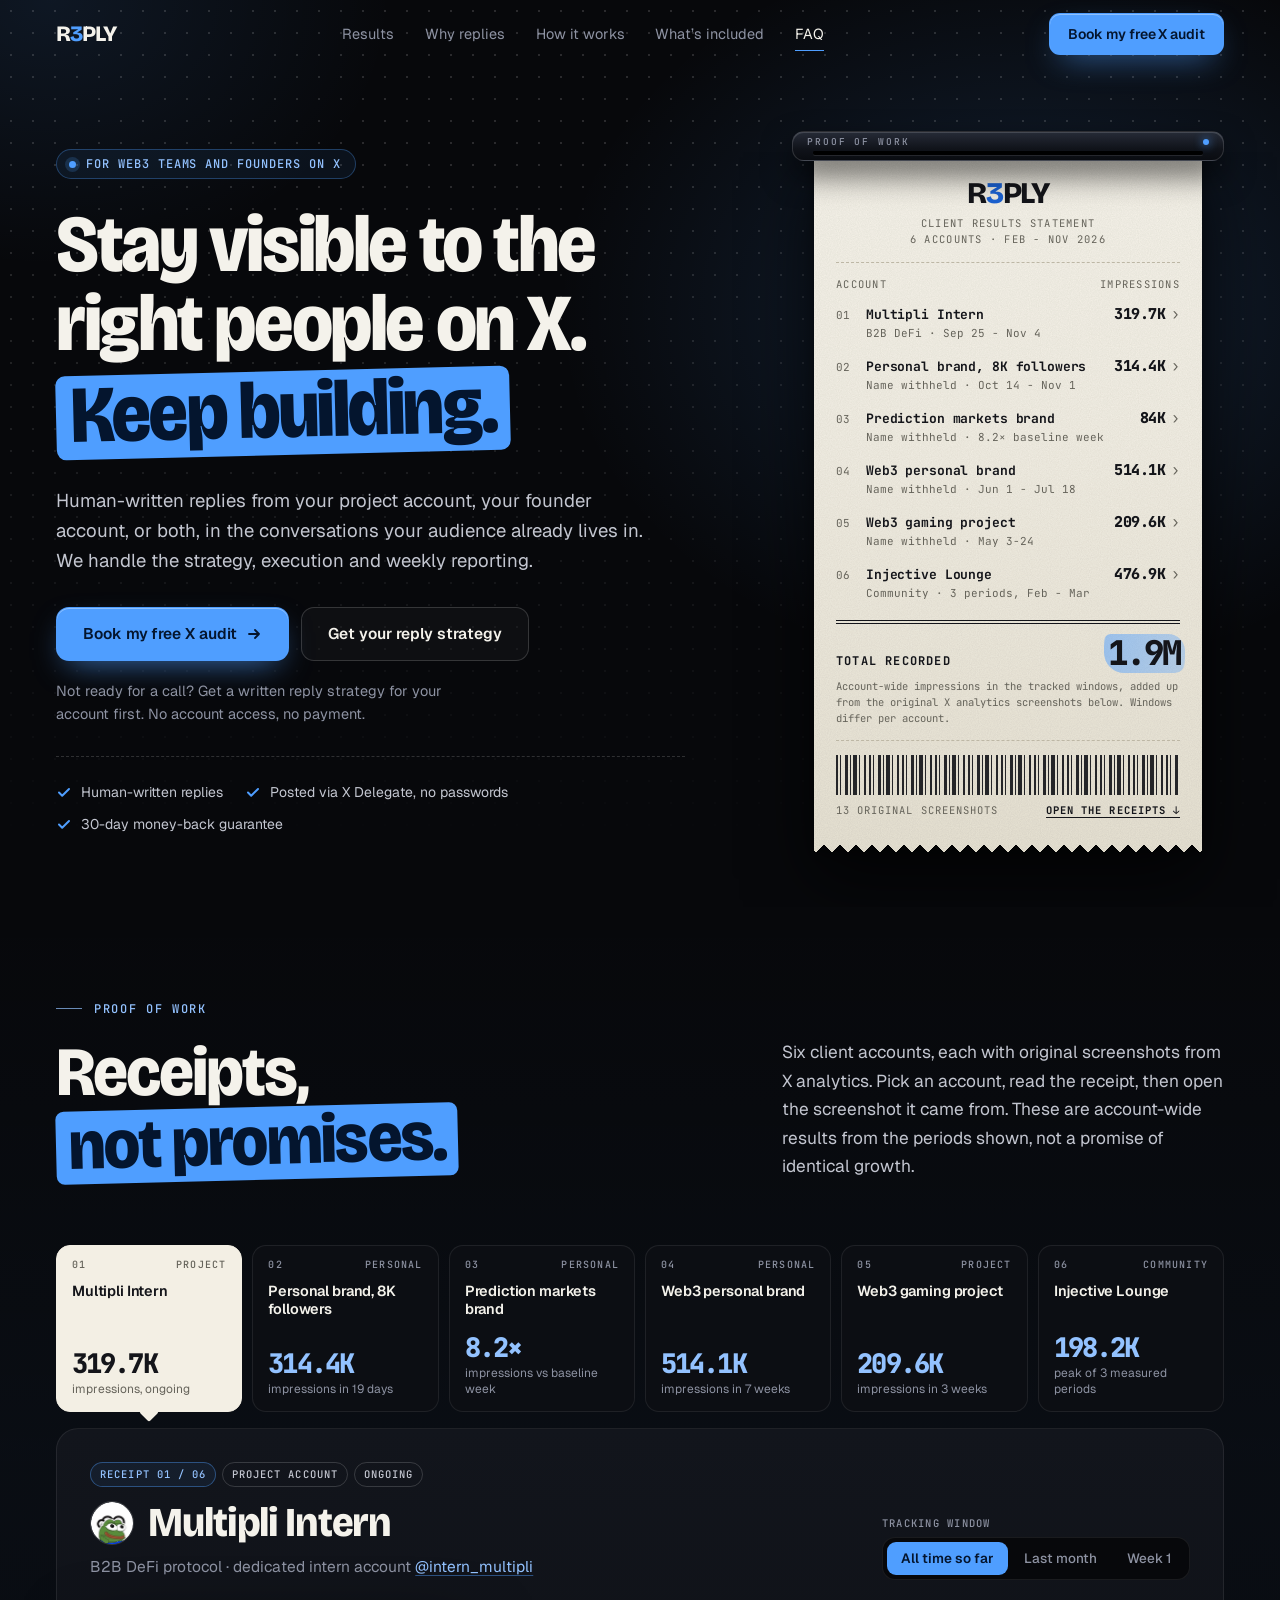
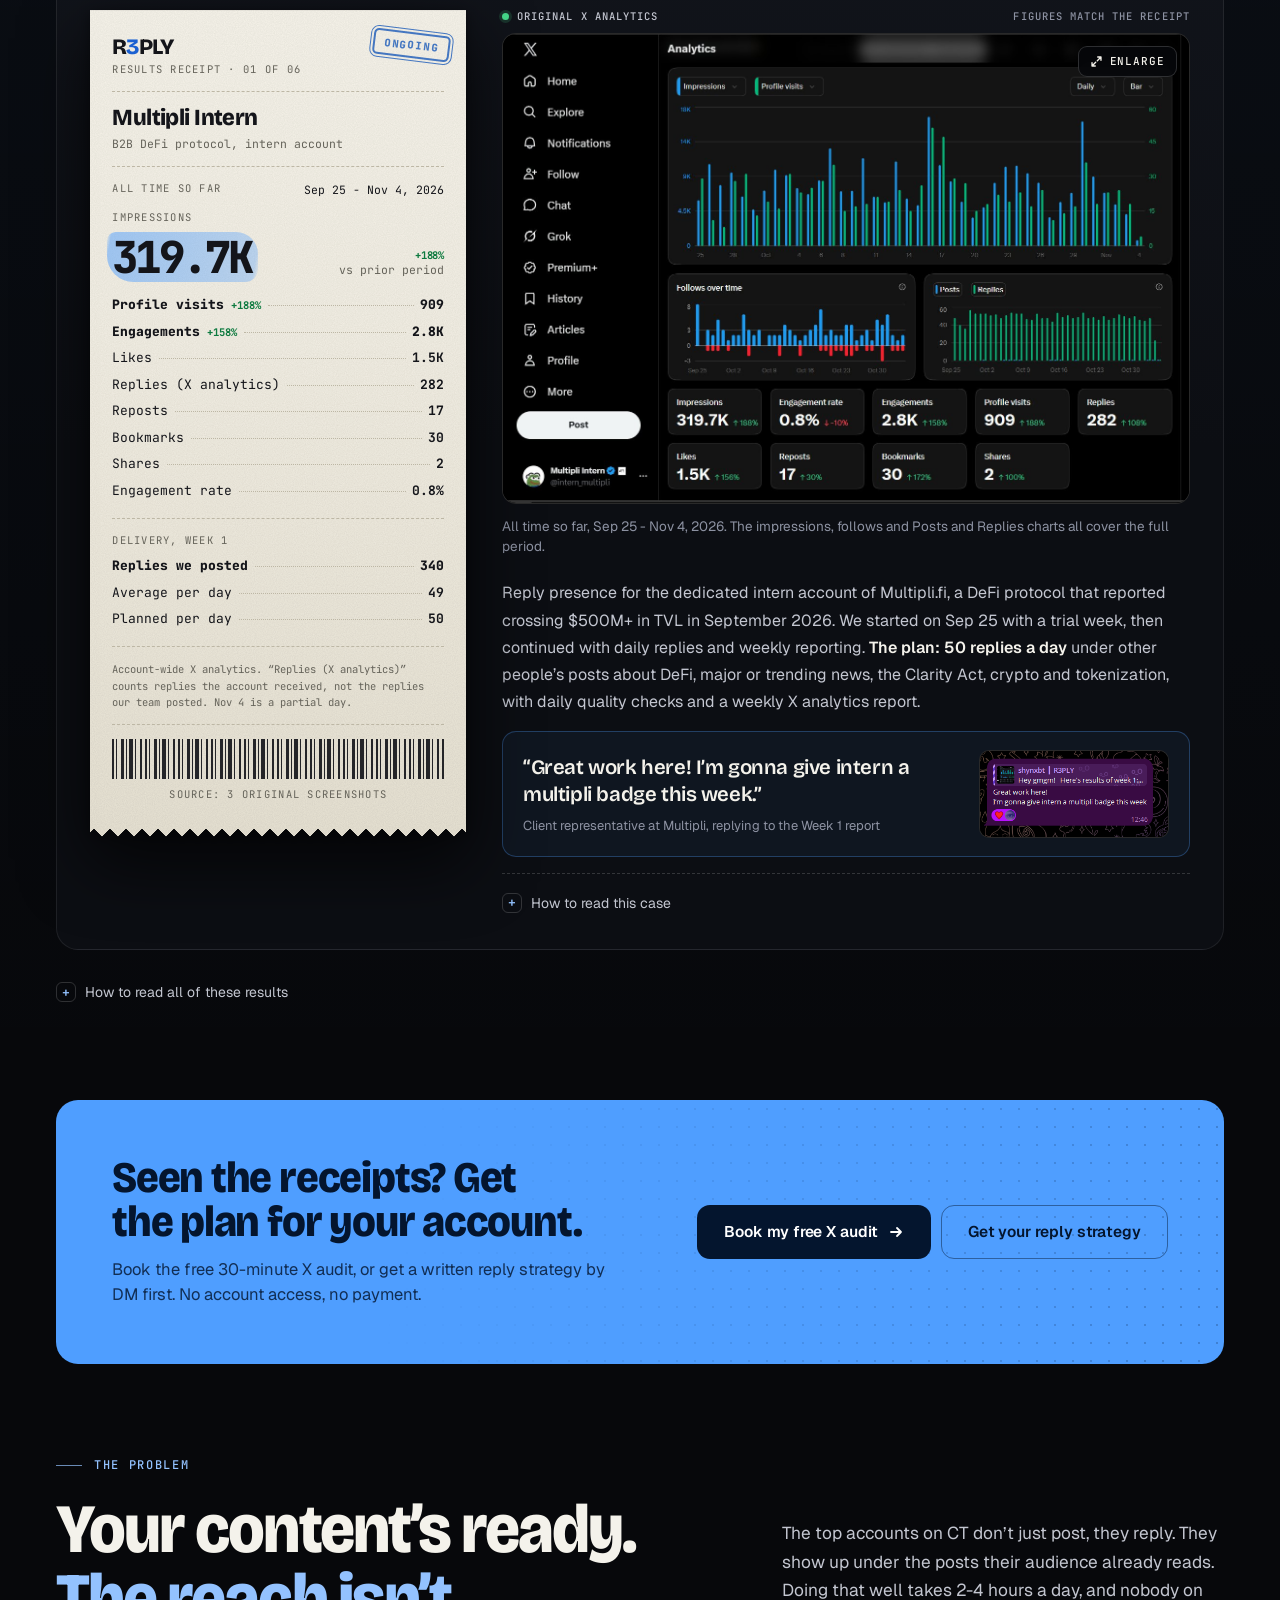
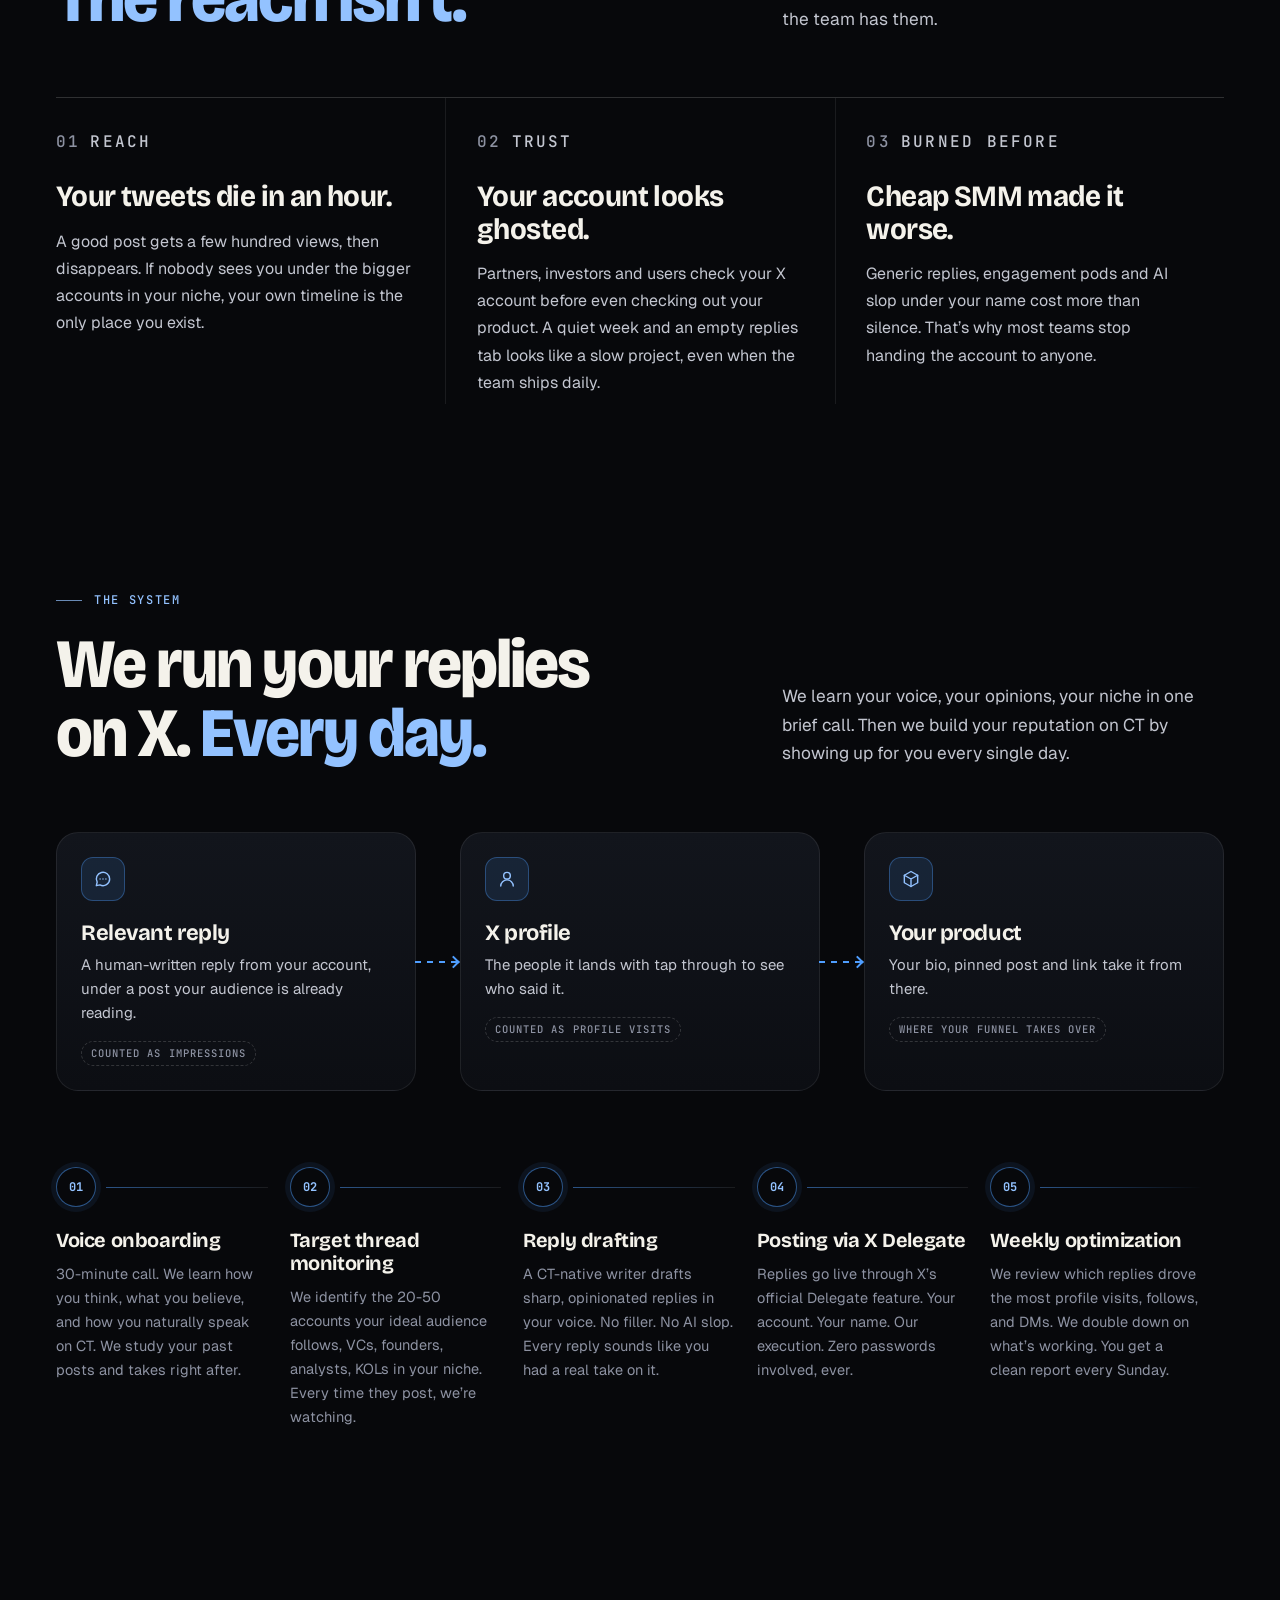
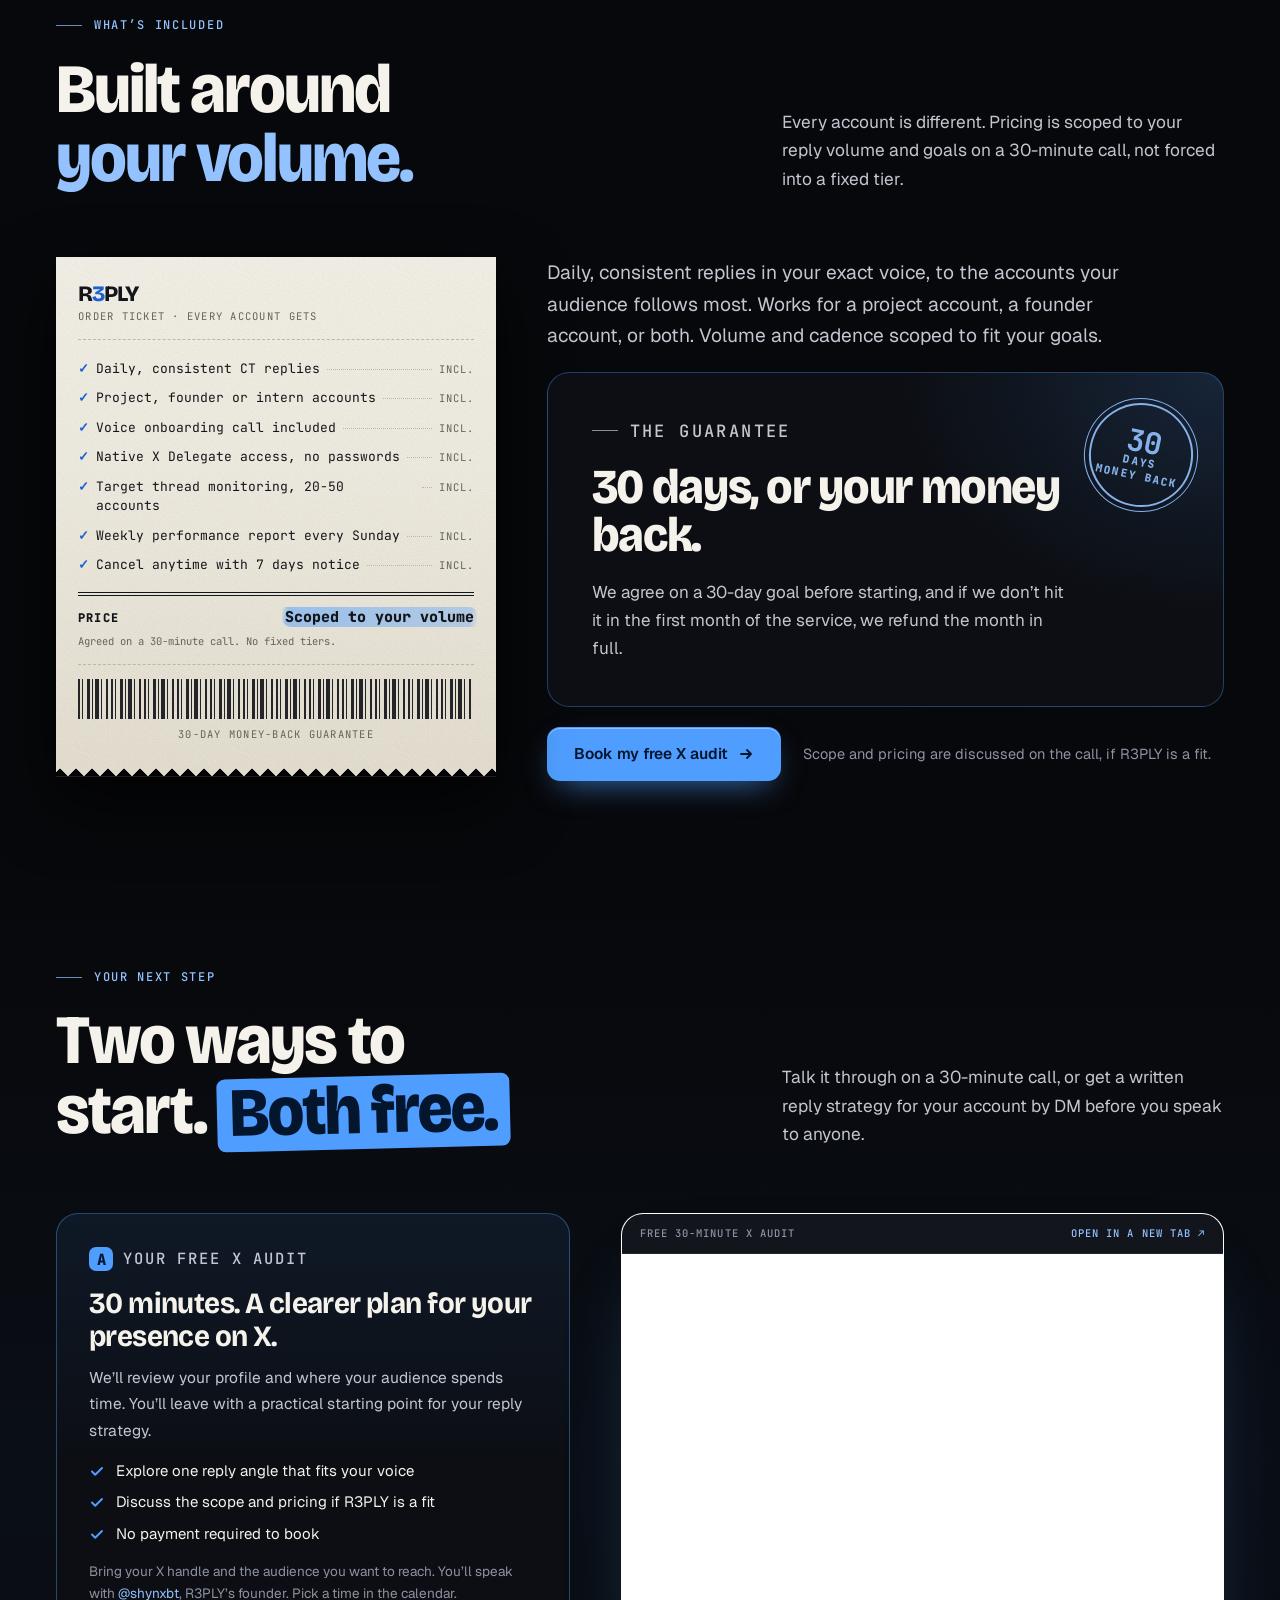
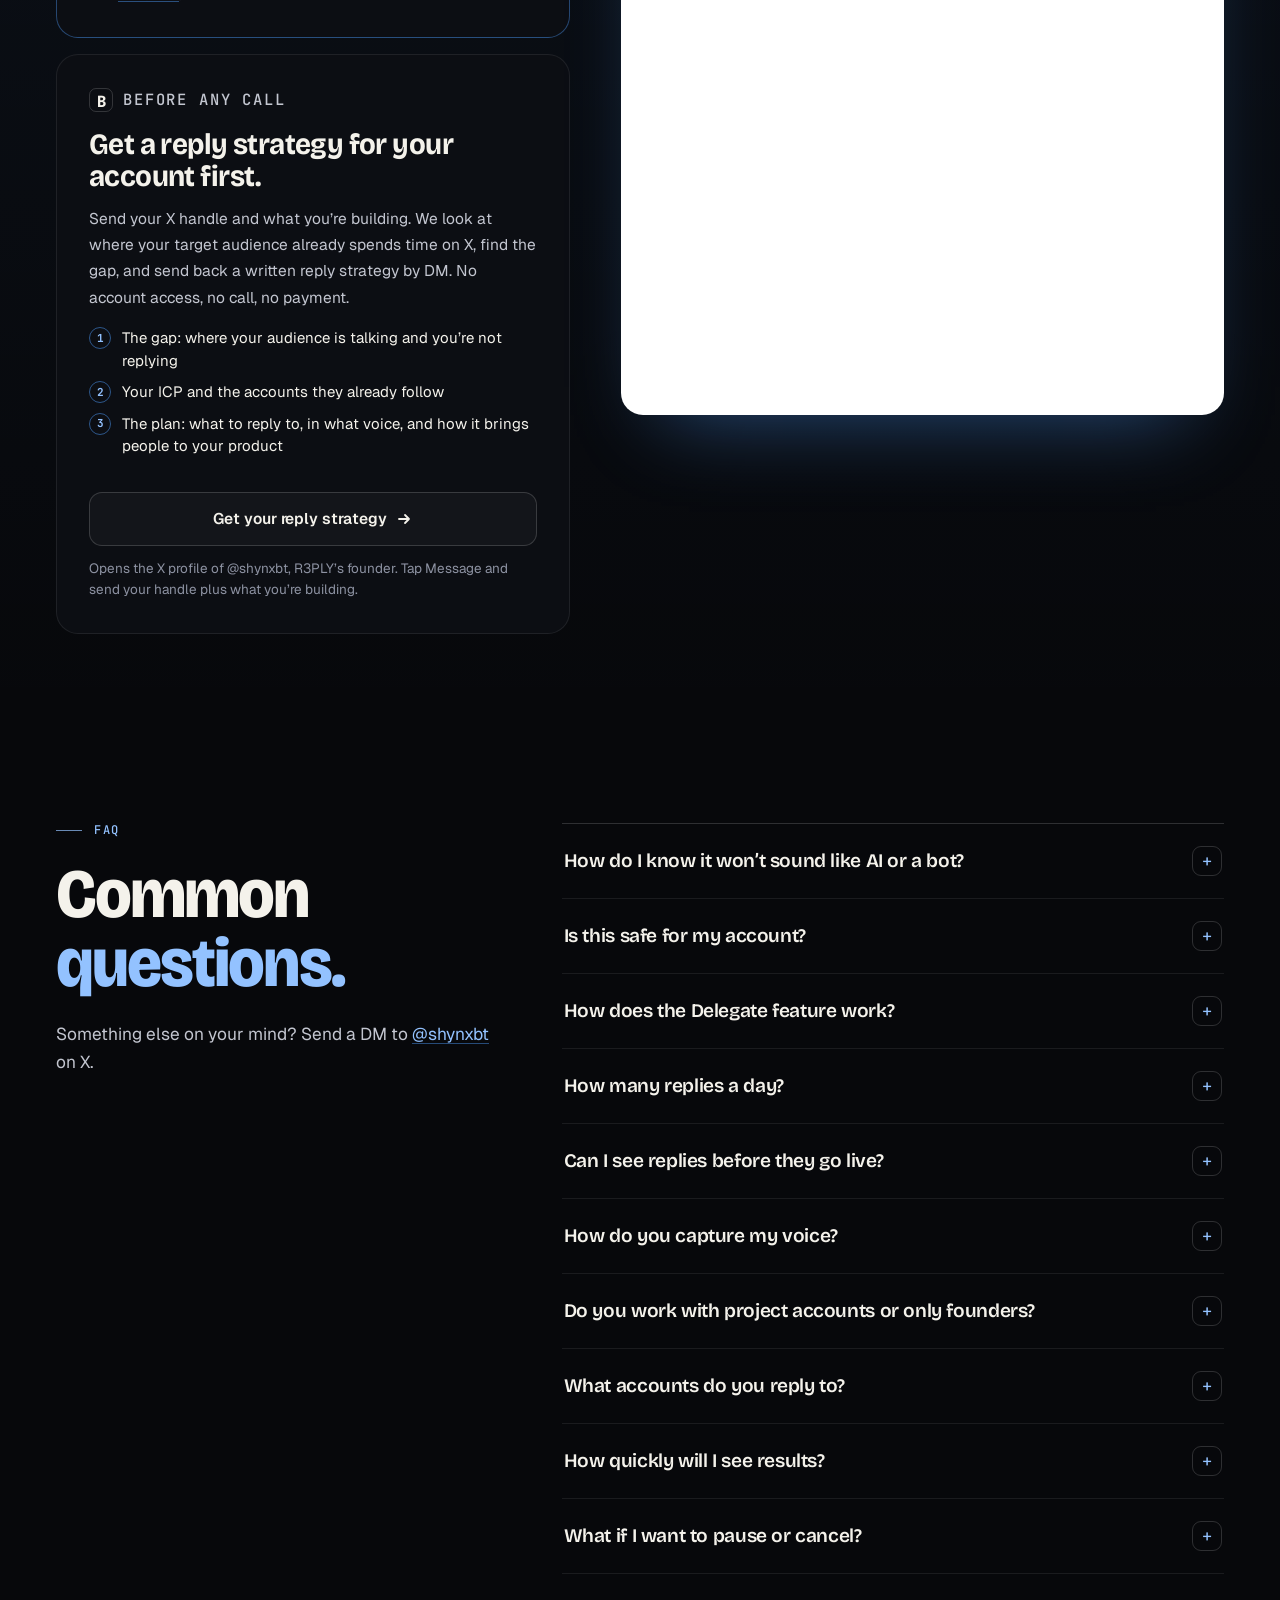
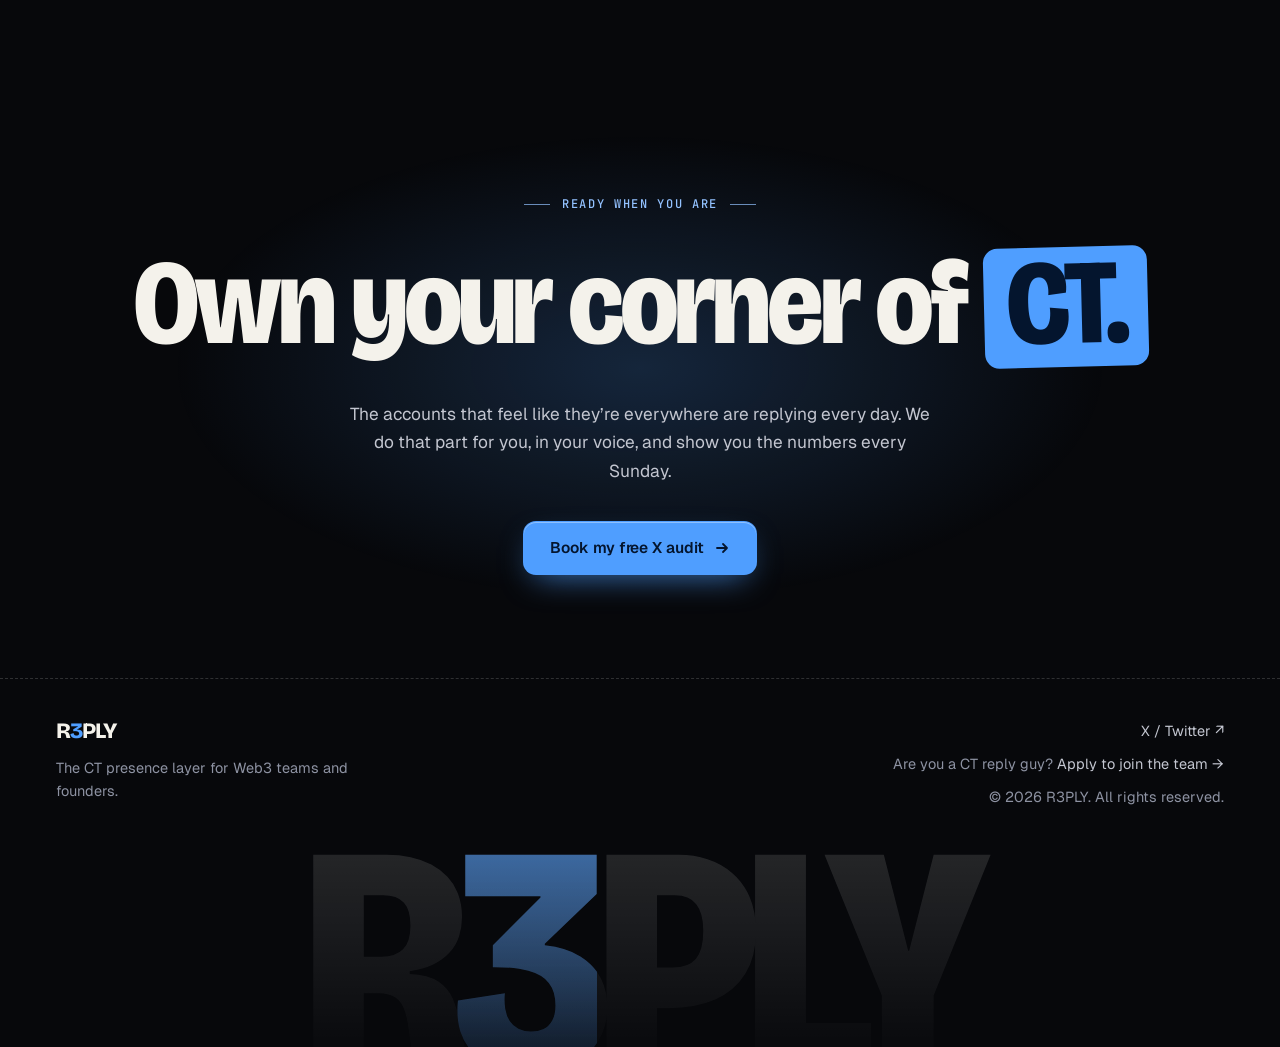
<file: index.html>
<!DOCTYPE html>
<html lang="en">
<head>
  <meta charset="UTF-8">
  <meta name="viewport" content="width=device-width, initial-scale=1.0">
  <title>R3PLY - Daily replies for Web3 teams and founders on X</title>
  <meta name="description" content="Daily human-written replies for Web3 project accounts and founder accounts on X. See original client analytics, get a free reply strategy for your account, or book a free 30-minute X audit.">
  <link rel="canonical" href="https://r3ply.xyz/">
  <meta property="og:title" content="R3PLY - CT Presence for Web3 Teams and Founders">
  <meta property="og:description" content="Daily human-written replies for Web3 teams and founders. See original client analytics and get a free reply strategy for your account.">
  <meta property="og:type" content="website">
  <meta property="og:url" content="https://r3ply.xyz/">
  <meta property="og:image" content="https://r3ply.xyz/og-image.png">
  <meta property="og:image:width" content="1200">
  <meta property="og:image:height" content="630">
  <meta property="og:image:alt" content="R3PLY: daily human-written replies for Web3 teams and founders on X">
  <meta name="twitter:card" content="summary_large_image">
  <meta name="theme-color" content="#07080b">
  <link rel="icon" type="image/png" sizes="96x96" href="favicon-96x96.png">
  <link rel="icon" type="image/png" sizes="192x192" href="favicon.png">
  <link rel="shortcut icon" href="favicon.ico">
  <link rel="apple-touch-icon" sizes="180x180" href="apple-touch-icon.png">
  <link rel="preconnect" href="https://fonts.googleapis.com">
  <link rel="preconnect" href="https://fonts.gstatic.com" crossorigin>
  <link href="https://fonts.googleapis.com/css2?family=Bricolage+Grotesque:opsz,wdth,wght@12..96,75..100,500..800&family=Geist:wght@400..700&family=JetBrains+Mono:wght@400..800&display=swap" rel="stylesheet">
  <link rel="stylesheet" href="assets/site.css?v=2.0">
  <script>
    /* Turn on scripted styles early. If site.js never arrives, show everything anyway. */
    document.documentElement.classList.add('js');
    setTimeout(function () {
      if (!window.R3PLY_READY) document.documentElement.classList.add('reveal-all');
    }, 3000);
  </script>
</head>
<body id="top">

  <!-- Icons -->
  <svg width="0" height="0" style="position:absolute" aria-hidden="true" focusable="false">
    <symbol id="i-arrow" viewBox="0 0 16 16" fill="none" stroke="currentColor" stroke-width="1.8" stroke-linecap="round" stroke-linejoin="round"><path d="M3 8h10M9 4l4 4-4 4"/></symbol>
    <symbol id="i-check" viewBox="0 0 16 16" fill="none" stroke="currentColor" stroke-width="2" stroke-linecap="round" stroke-linejoin="round"><path d="M3 8.5l3.2 3.2L13 5"/></symbol>
    <symbol id="i-expand" viewBox="0 0 16 16" fill="none" stroke="currentColor" stroke-width="1.7" stroke-linecap="round" stroke-linejoin="round"><path d="M9.5 2.5h4v4M6.5 13.5h-4v-4M13.5 2.5L9 7M2.5 13.5L7 9"/></symbol>
    <symbol id="i-close" viewBox="0 0 16 16" fill="none" stroke="currentColor" stroke-width="1.8" stroke-linecap="round"><path d="M3.5 3.5l9 9M12.5 3.5l-9 9"/></symbol>
    <symbol id="i-left" viewBox="0 0 16 16" fill="none" stroke="currentColor" stroke-width="1.8" stroke-linecap="round" stroke-linejoin="round"><path d="M10 3L5 8l5 5"/></symbol>
    <symbol id="i-right" viewBox="0 0 16 16" fill="none" stroke="currentColor" stroke-width="1.8" stroke-linecap="round" stroke-linejoin="round"><path d="M6 3l5 5-5 5"/></symbol>
    <symbol id="i-reply" viewBox="0 0 24 24" fill="none" stroke="currentColor" stroke-width="1.7" stroke-linecap="round" stroke-linejoin="round"><path d="M20 12a8 8 0 0 1-11.6 7.1L4 20l1-4.2A8 8 0 1 1 20 12z"/><path d="M8.5 12h.01M12 12h.01M15.5 12h.01"/></symbol>
    <symbol id="i-user" viewBox="0 0 24 24" fill="none" stroke="currentColor" stroke-width="1.7" stroke-linecap="round" stroke-linejoin="round"><circle cx="12" cy="8" r="4"/><path d="M4.5 20.5a7.5 7.5 0 0 1 15 0"/></symbol>
    <symbol id="i-box" viewBox="0 0 24 24" fill="none" stroke="currentColor" stroke-width="1.7" stroke-linecap="round" stroke-linejoin="round"><path d="M12 3l8 4.5v9L12 21l-8-4.5v-9L12 3z"/><path d="M4 7.5l8 4.5 8-4.5M12 12v9"/></symbol>
  </svg>

  <a href="#proof" class="skip-link">Skip to results</a>

  <!-- NAV -->
  <header class="nav" id="nav">
    <div class="wrap nav-in">
      <a href="#top" class="logo" aria-label="R3PLY, back to top">R<span>3</span>PLY</a>
      <nav class="nav-links" aria-label="Primary">
        <a href="#proof">Results</a>
        <a href="#why">Why replies</a>
        <a href="#process">How it works</a>
        <a href="#pricing">What’s included</a>
        <a href="#faq">FAQ</a>
      </nav>
      <div class="nav-right">
        <a href="#calendly" data-book-call class="btn btn-primary btn-sm">Book my free X audit</a>
        <button class="burger" id="burger" type="button" aria-label="Open menu" aria-expanded="false" aria-controls="nav-sheet">
          <span></span><span></span><span></span>
        </button>
      </div>
    </div>
    <div class="nav-sheet" id="nav-sheet" hidden>
      <a href="#proof">Results</a>
      <a href="#why">Why replies</a>
      <a href="#process">How it works</a>
      <a href="#pricing">What’s included</a>
      <a href="#faq">FAQ</a>
      <a href="#calendly" data-book-call class="btn btn-primary btn-block">Book my free X audit</a>
    </div>
    <span class="nav-progress" aria-hidden="true"></span>
  </header>

  <!-- HERO -->
  <section class="hero" id="home">
    <div class="hero-bg" aria-hidden="true"></div>
    <div class="wrap hero-grid">
      <div class="hero-copy">
        <p class="hero-tag reveal"><i></i>For Web3 teams and founders on X</p>
        <h1 class="h1 reveal" style="--d:.06s"><span class="ln">Stay visible to the</span> <span class="ln">right people on X.</span> <span class="hl">Keep building.</span></h1>
        <p class="hero-sub reveal" style="--d:.12s">Human-written replies from your project account, your founder account, or both, in the conversations your audience already lives in. We handle the strategy, execution and weekly reporting.</p>
        <div class="hero-ctas reveal" style="--d:.18s">
          <a href="#calendly" data-book-call class="btn btn-primary">Book my free X audit <svg aria-hidden="true"><use href="#i-arrow"/></svg></a>
          <a href="#strategy" class="btn btn-ghost">Get your reply strategy</a>
        </div>
        <p class="hero-note reveal" style="--d:.22s">Not ready for a call? Get a written reply strategy for your account first. No account access, no payment.</p>
        <ul class="trust reveal" style="--d:.28s">
          <li><svg aria-hidden="true"><use href="#i-check"/></svg>Human-written replies</li>
          <li><svg aria-hidden="true"><use href="#i-check"/></svg>Posted via X Delegate, no passwords</li>
          <li><svg aria-hidden="true"><use href="#i-check"/></svg>30-day money-back guarantee</li>
        </ul>
      </div>

      <!-- The statement: all six client accounts at a glance. Each line opens its case below. -->
      <aside class="printer" id="printer" aria-labelledby="statement-title">
        <div class="printer-slot" aria-hidden="true"><span class="printer-label">Proof of work</span><span class="printer-led"></span></div>
        <div class="printer-feed">
          <div class="receipt-wrap">
            <div class="receipt">
              <p class="rc-brand">R<span>3</span>PLY</p>
              <p class="rc-meta" id="statement-title">Client results statement</p>
              <p class="rc-meta">6 accounts &middot; Feb - Nov 2026</p>
              <hr class="rc-rule">
              <div class="st-head"><span>Account</span><span>Impressions</span></div>
              <ol class="st-lines">
                <li><a href="#case-multipli"><span class="st-no">01</span><span class="st-name">Multipli Intern<small>B2B DeFi &middot; Sep 25 - Nov 4</small></span><span class="st-amt">319.7K</span></a></li>
                <li><a href="#case-pb8k"><span class="st-no">02</span><span class="st-name">Personal brand, 8K followers<small>Name withheld &middot; Oct 14 - Nov 1</small></span><span class="st-amt">314.4K</span></a></li>
                <li><a href="#case-prediction-markets"><span class="st-no">03</span><span class="st-name">Prediction markets brand<small>Name withheld &middot; 8.2× baseline week</small></span><span class="st-amt">84K</span></a></li>
                <li><a href="#case-web3-brand"><span class="st-no">04</span><span class="st-name">Web3 personal brand<small>Name withheld &middot; Jun 1 - Jul 18</small></span><span class="st-amt">514.1K</span></a></li>
                <li><a href="#case-gaming"><span class="st-no">05</span><span class="st-name">Web3 gaming project<small>Name withheld &middot; May 3-24</small></span><span class="st-amt">209.6K</span></a></li>
                <li><a href="#case-injective"><span class="st-no">06</span><span class="st-name">Injective Lounge<small>Community &middot; 3 periods, Feb - Mar</small></span><span class="st-amt">476.9K</span></a></li>
              </ol>
              <hr class="rc-rule rc-rule--double">
              <!-- Sum of the six lines above: 319.7 + 314.4 + 84 + 514.1 + 209.6 + 476.9 = 1,918.7K -->
              <div class="st-total"><span>Total recorded</span><strong><mark>1.9M</mark></strong></div>
              <p class="st-fine">Account-wide impressions in the tracked windows, added up from the original X analytics screenshots below. Windows differ per account.</p>
              <hr class="rc-rule">
              <div class="barcode" aria-hidden="true"></div>
              <p class="st-foot"><span>13 original screenshots</span><a href="#proof">Open the receipts &darr;</a></p>
            </div>
          </div>
        </div>
      </aside>
    </div>
  </section>

  <main>

  <!-- PROOF OF WORK -->
  <section class="sec proof" id="proof" aria-labelledby="proof-title">
    <div class="wrap">
      <div class="sec-head">
        <div>
          <p class="kicker reveal">Proof of work</p>
          <h2 class="h2 reveal" id="proof-title">Receipts, <span class="hl">not promises.</span></h2>
        </div>
        <p class="lead reveal" style="--d:.08s">Six client accounts, each with original screenshots from X analytics. Pick an account, read the receipt, then open the screenshot it came from. These are account-wide results from the periods shown, not a promise of identical growth.</p>
      </div>

      <div class="case-tabs" role="tablist" aria-label="Client accounts" id="case-tabs">
        <a class="case-tab" role="tab" id="tab-multipli" href="#case-multipli" aria-controls="case-multipli" aria-selected="true">
          <span class="case-tab-top"><span>01</span><span>Project</span></span>
          <span class="case-tab-name">Multipli Intern</span>
          <span class="case-tab-num">319.7K</span>
          <span class="case-tab-lbl">impressions, ongoing</span>
        </a>
        <a class="case-tab" role="tab" id="tab-pb8k" href="#case-pb8k" aria-controls="case-pb8k" aria-selected="false">
          <span class="case-tab-top"><span>02</span><span>Personal</span></span>
          <span class="case-tab-name">Personal brand, 8K followers</span>
          <span class="case-tab-num">314.4K</span>
          <span class="case-tab-lbl">impressions in 19 days</span>
        </a>
        <a class="case-tab" role="tab" id="tab-prediction-markets" href="#case-prediction-markets" aria-controls="case-prediction-markets" aria-selected="false">
          <span class="case-tab-top"><span>03</span><span>Personal</span></span>
          <span class="case-tab-name">Prediction markets brand</span>
          <span class="case-tab-num">8.2×</span>
          <span class="case-tab-lbl">impressions vs baseline week</span>
        </a>
        <a class="case-tab" role="tab" id="tab-web3-brand" href="#case-web3-brand" aria-controls="case-web3-brand" aria-selected="false">
          <span class="case-tab-top"><span>04</span><span>Personal</span></span>
          <span class="case-tab-name">Web3 personal brand</span>
          <span class="case-tab-num">514.1K</span>
          <span class="case-tab-lbl">impressions in 7 weeks</span>
        </a>
        <a class="case-tab" role="tab" id="tab-gaming" href="#case-gaming" aria-controls="case-gaming" aria-selected="false">
          <span class="case-tab-top"><span>05</span><span>Project</span></span>
          <span class="case-tab-name">Web3 gaming project</span>
          <span class="case-tab-num">209.6K</span>
          <span class="case-tab-lbl">impressions in 3 weeks</span>
        </a>
        <a class="case-tab" role="tab" id="tab-injective" href="#case-injective" aria-controls="case-injective" aria-selected="false">
          <span class="case-tab-top"><span>06</span><span>Community</span></span>
          <span class="case-tab-name">Injective Lounge</span>
          <span class="case-tab-num">198.2K</span>
          <span class="case-tab-lbl">peak of 3 measured periods</span>
        </a>
      </div>

      <!-- ================= CASE 01: MULTIPLI INTERN ================= -->
      <article class="case is-active" id="case-multipli" role="tabpanel" aria-labelledby="tab-multipli" data-case="Multipli Intern · B2B DeFi">
        <header class="case-head">
          <div>
            <p class="case-kicker"><span>Receipt 01 / 06</span><span>Project account</span><span>Ongoing</span></p>
            <h3 class="case-title"><img src="assets/avatar-multipli.png" alt="" width="44" height="44">Multipli Intern</h3>
            <p class="case-sub">B2B DeFi protocol &middot; dedicated intern account <a class="link" href="https://x.com/intern_multipli" target="_blank" rel="noopener">@intern_multipli</a></p>
          </div>
          <div class="views-wrap">
            <span class="views-lbl" id="views-multipli">Tracking window</span>
            <div class="views" role="group" aria-labelledby="views-multipli">
              <button type="button" data-view-btn="alltime" aria-pressed="true">All time so far</button>
              <button type="button" data-view-btn="month" aria-pressed="false">Last month</button>
              <button type="button" data-view-btn="week1" aria-pressed="false">Week 1</button>
            </div>
          </div>
        </header>

        <div class="case-body">
          <div class="receipt-wrap">
            <div class="receipt">
              <span class="stamp" aria-hidden="true">Ongoing</span>
              <p class="rc-brand rc-brand--sm">R<span>3</span>PLY</p>
              <p class="rc-meta rc-meta--left">Results receipt &middot; 01 of 06</p>
              <hr class="rc-rule">
              <p class="rc-client">Multipli Intern</p>
              <p class="rc-desc">B2B DeFi protocol, intern account</p>
              <hr class="rc-rule">

              <div class="rc-swap" data-view="alltime">
                <p class="rc-period"><span>All time so far</span><span>Sep 25 - Nov 4, 2026</span></p>
                <div class="rc-lead">
                  <span class="rc-lead-lbl">Impressions</span>
                  <strong class="rc-lead-val"><mark>319.7K</mark></strong>
                  <span class="rc-lead-side"><span class="delta up">+188%</span><br>vs prior period</span>
                </div>
                <dl class="rc-lines">
                  <div class="is-strong"><dt>Profile visits <span class="delta up">+188%</span></dt><dd>909</dd></div>
                  <div class="is-strong"><dt>Engagements <span class="delta up">+158%</span></dt><dd>2.8K</dd></div>
                  <div><dt>Likes</dt><dd>1.5K</dd></div>
                  <div><dt>Replies (X analytics)</dt><dd>282</dd></div>
                  <div><dt>Reposts</dt><dd>17</dd></div>
                  <div><dt>Bookmarks</dt><dd>30</dd></div>
                  <div><dt>Shares</dt><dd>2</dd></div>
                  <div><dt>Engagement rate</dt><dd>0.8%</dd></div>
                </dl>
              </div>

              <div class="rc-swap" data-view="month" hidden>
                <p class="rc-period"><span>Last month</span><span>Oct 4 - Nov 4, 2026</span></p>
                <div class="rc-lead">
                  <span class="rc-lead-lbl">Impressions</span>
                  <strong class="rc-lead-val"><mark>248.8K</mark></strong>
                  <span class="rc-lead-side"><span class="delta up">+72%</span><br>vs prior period</span>
                </div>
                <dl class="rc-lines">
                  <div class="is-strong"><dt>Profile visits <span class="delta up">+92%</span></dt><dd>723</dd></div>
                  <div class="is-strong"><dt>Engagements <span class="delta up">+69%</span></dt><dd>2.2K</dd></div>
                  <div><dt>Likes <span class="delta up">+65%</span></dt><dd>1.2K</dd></div>
                  <div><dt>Replies (X analytics) <span class="delta up">+55%</span></dt><dd>212</dd></div>
                  <div><dt>Reposts</dt><dd>10</dd></div>
                  <div><dt>Bookmarks <span class="delta up">+35%</span></dt><dd>23</dd></div>
                  <div><dt>Shares</dt><dd>1</dd></div>
                  <div><dt>Engagement rate</dt><dd>0.8%</dd></div>
                </dl>
              </div>

              <div class="rc-swap" data-view="week1" hidden>
                <p class="rc-period"><span>Week 1</span><span>Sep 25 - Oct 1, 2026</span></p>
                <div class="rc-lead">
                  <span class="rc-lead-lbl">Impressions</span>
                  <strong class="rc-lead-val"><mark>51.9K</mark></strong>
                  <span class="rc-lead-side">first 7 days<br>of the work</span>
                </div>
                <dl class="rc-lines">
                  <div class="is-strong"><dt>Profile visits</dt><dd>139</dd></div>
                  <div class="is-strong"><dt>Engagements</dt><dd>478</dd></div>
                  <div><dt>Likes</dt><dd>272</dd></div>
                  <div><dt>Replies (X analytics)</dt><dd>53</dd></div>
                  <div><dt>Reposts</dt><dd>7</dd></div>
                  <div><dt>Bookmarks</dt><dd>6</dd></div>
                  <div><dt>Shares</dt><dd>1</dd></div>
                  <div><dt>Engagement rate</dt><dd>0.9%</dd></div>
                </dl>
              </div>

              <hr class="rc-rule">
              <p class="rc-sec">Delivery, week 1</p>
              <dl class="rc-lines">
                <div class="is-strong"><dt>Replies we posted</dt><dd>340</dd></div>
                <div><dt>Average per day</dt><dd>49</dd></div>
                <div><dt>Planned per day</dt><dd>50</dd></div>
              </dl>
              <hr class="rc-rule">
              <p class="rc-fine">Account-wide X analytics. “Replies (X analytics)” counts replies the account received, not the replies our team posted. Nov 4 is a partial day.</p>
              <hr class="rc-rule">
              <div class="barcode" aria-hidden="true"></div>
              <p class="rc-meta">Source: 3 original screenshots</p>
            </div>
          </div>

          <div>
            <figure class="evidence">
              <div class="evidence-bar"><b>Original X analytics</b><span>Figures match the receipt</span></div>
              <button type="button" class="shot" data-shot data-view="alltime"
                data-range="All time so far · Sep 25 - Nov 4, 2026"
                data-stats="319.7K impressions · 909 profile visits · 2.8K engagements · 1.5K likes"
                aria-label="Enlarge Multipli Intern all-time X analytics screenshot, Sep 25 to Nov 4, 2026">
                <img src="assets/proof-multipli-alltime.jpg" alt="Multipli Intern X analytics, Sep 25 to Nov 4, 2026: 319.7K impressions, 909 profile visits, 2.8K engagements" width="1416" height="967" decoding="async">
                <span class="shot-zoom" aria-hidden="true"><svg><use href="#i-expand"/></svg>Enlarge</span>
              </button>
              <button type="button" class="shot" data-shot data-view="month" hidden
                data-range="Last month · Oct 4 - Nov 4, 2026"
                data-stats="248.8K impressions · 723 profile visits · 2.2K engagements · 1.2K likes"
                aria-label="Enlarge Multipli Intern last-month X analytics screenshot, Oct 4 to Nov 4, 2026">
                <img src="assets/proof-multipli-lastmonth.jpg" alt="Multipli Intern X analytics, Oct 4 to Nov 4, 2026: 248.8K impressions, 723 profile visits, 2.2K engagements" width="1451" height="966" loading="lazy" decoding="async">
                <span class="shot-zoom" aria-hidden="true"><svg><use href="#i-expand"/></svg>Enlarge</span>
              </button>
              <button type="button" class="shot" data-shot data-view="week1" hidden
                data-range="Week 1 · Sep 25 - Oct 1, 2026"
                data-stats="340 replies delivered · 51.9K impressions · 139 profile visits · 478 engagements"
                aria-label="Enlarge Multipli Intern Week 1 X analytics screenshot, Sep 25 to Oct 1, 2026">
                <img src="assets/proof-multipli-week1.jpg" alt="Multipli Intern X analytics, Sep 25 to Oct 1, 2026: 51.9K impressions, 139 profile visits, 478 engagements" width="1276" height="993" loading="lazy" decoding="async">
                <span class="shot-zoom" aria-hidden="true"><svg><use href="#i-expand"/></svg>Enlarge</span>
              </button>
              <figcaption class="evidence-cap" data-view="alltime">All time so far, Sep 25 - Nov 4, 2026. The impressions, follows and Posts and Replies charts all cover the full period.</figcaption>
              <figcaption class="evidence-cap" data-view="month" hidden>Last month, Oct 4 - Nov 4, 2026. X’s comparison period overlaps the first nine days of our work, so it already includes reply activity.</figcaption>
              <figcaption class="evidence-cap" data-view="week1" hidden>Week 1 report, Sep 25 - Oct 1, 2026. The 53 Replies figure in X analytics is separate from the 340 replies our team posted that week.</figcaption>
            </figure>

            <div class="case-notes">
              <p class="case-work">Reply presence for the dedicated intern account of Multipli.fi, a DeFi protocol that reported crossing $500M+ in TVL in September 2026. We started on Sep 25 with a trial week, then continued with daily replies and weekly reporting. <b>The plan: 50 replies a day</b> under other people’s posts about DeFi, major or trending news, the Clarity Act, crypto and tokenization, with daily quality checks and a weekly X analytics report.</p>
              <div class="quote">
                <blockquote>
                  “Great work here! I’m gonna give intern a multipli badge this week.”
                  <cite>Client representative at Multipli, replying to the Week 1 report</cite>
                </blockquote>
                <button type="button" class="shot" data-shot
                  data-range="Client response to the Week 1 report"
                  data-stats="“Great work here! I’m gonna give intern a multipli badge this week.”"
                  aria-label="Enlarge the original client message about the Week 1 report">
                  <img src="assets/proof-multipli-client-message.png" alt="Original client message: Great work here! I’m gonna give intern a multipli badge this week" width="345" height="158" loading="lazy" decoding="async">
                </button>
              </div>
              <details class="fine">
                <summary>How to read this case</summary>
                <p>X compares each window with the period before it, so the percentages in each screenshot differ. For Week 1, X displays roughly +6K% impression growth and +1K% growth in both profile visits and engagements versus its comparison period; these are rounded platform comparisons, separate from the 340 replies delivered. The TVL figure describes the client protocol, not a result of our replies.</p>
              </details>
            </div>
          </div>
        </div>
      </article>

      <!-- ================= CASE 02: PERSONAL BRAND, 8K ================= -->
      <article class="case" id="case-pb8k" role="tabpanel" aria-labelledby="tab-pb8k" data-case="Personal brand · 8K followers">
        <header class="case-head">
          <div>
            <p class="case-kicker"><span>Receipt 02 / 06</span><span>Personal brand</span><span>Name withheld</span></p>
            <h3 class="case-title">Personal brand, 8K followers</h3>
            <p class="case-sub">Reply presence trial &middot; identity kept private</p>
          </div>
          <div class="views-wrap">
            <span class="views-lbl" id="views-pb8k">Tracking window</span>
            <div class="views" role="group" aria-labelledby="views-pb8k">
              <button type="button" data-view-btn="full" aria-pressed="true">Full window</button>
              <button type="button" data-view-btn="trial" aria-pressed="false">Trial week</button>
              <button type="button" data-view-btn="week2" aria-pressed="false">Week 2</button>
            </div>
          </div>
        </header>

        <div class="case-body">
          <div class="receipt-wrap">
            <div class="receipt">
              <span class="stamp" aria-hidden="true">NDA</span>
              <p class="rc-brand rc-brand--sm">R<span>3</span>PLY</p>
              <p class="rc-meta rc-meta--left">Results receipt &middot; 02 of 06</p>
              <hr class="rc-rule">
              <p class="rc-client">Personal brand</p>
              <p class="rc-desc">Around 8K followers, name withheld</p>
              <hr class="rc-rule">

              <div class="rc-swap" data-view="full">
                <p class="rc-period"><span>Full window</span><span>Oct 14 - Nov 1, 2026</span></p>
                <div class="rc-lead">
                  <span class="rc-lead-lbl">Impressions</span>
                  <strong class="rc-lead-val"><mark>314.4K</mark></strong>
                  <span class="rc-lead-side"><span class="delta up">+690%</span><br>vs 19 days before</span>
                </div>
                <dl class="rc-lines">
                  <div class="is-strong"><dt>Profile visits</dt><dd>1.1K</dd></div>
                  <div class="is-strong"><dt>New follows <span class="delta up">+235%</span></dt><dd>171</dd></div>
                  <div><dt>Likes</dt><dd>2K</dd></div>
                  <div><dt>Replies (X analytics)</dt><dd>572</dd></div>
                  <div><dt>Reposts</dt><dd>29</dd></div>
                  <div><dt>Bookmarks <span class="delta up">+424%</span></dt><dd>89</dd></div>
                  <div><dt>Shares</dt><dd>7</dd></div>
                  <div><dt>Engagement rate</dt><dd>2%</dd></div>
                </dl>
              </div>

              <div class="rc-swap" data-view="trial" hidden>
                <p class="rc-period"><span>Trial week</span><span>Oct 14-21, 2026</span></p>
                <div class="rc-lead">
                  <span class="rc-lead-lbl">Impressions</span>
                  <strong class="rc-lead-val"><mark>113.9K</mark></strong>
                  <span class="rc-lead-side"><span class="delta up">+371%</span><br>vs prior period</span>
                </div>
                <dl class="rc-lines">
                  <div class="is-strong"><dt>Profile visits <span class="delta up">+115%</span></dt><dd>506</dd></div>
                  <div class="is-strong"><dt>New follows <span class="delta up">+94%</span></dt><dd>70</dd></div>
                  <div><dt>Likes <span class="delta up">+120%</span></dt><dd>956</dd></div>
                  <div><dt>Replies (X analytics)</dt><dd>299</dd></div>
                  <div><dt>Reposts</dt><dd>7</dd></div>
                  <div><dt>Bookmarks</dt><dd>16</dd></div>
                  <div><dt>Shares</dt><dd>0</dd></div>
                  <div><dt>Engagement rate</dt><dd>2.2%</dd></div>
                </dl>
              </div>

              <div class="rc-swap" data-view="week2" hidden>
                <p class="rc-period"><span>Week 2</span><span>Oct 25-31, 2026</span></p>
                <div class="rc-lead">
                  <span class="rc-lead-lbl">Impressions</span>
                  <strong class="rc-lead-val"><mark>157.8K</mark></strong>
                  <span class="rc-lead-side">39% above<br>the trial week</span>
                </div>
                <dl class="rc-lines">
                  <div class="is-strong"><dt>Profile visits</dt><dd>460</dd></div>
                  <div class="is-strong"><dt>New follows</dt><dd>74</dd></div>
                  <div><dt>Likes <span class="delta up">+3.4%</span></dt><dd>727</dd></div>
                  <div><dt>Replies (X analytics) <span class="delta down">-2.7%</span></dt><dd>214</dd></div>
                  <div><dt>Reposts</dt><dd>19</dd></div>
                  <div><dt>Bookmarks</dt><dd>52</dd></div>
                  <div><dt>Shares</dt><dd>7</dd></div>
                  <div><dt>Engagement rate</dt><dd>1.8%</dd></div>
                </dl>
              </div>

              <hr class="rc-rule">
              <p class="rc-sec">Delivery, trial week</p>
              <dl class="rc-lines">
                <div class="is-strong"><dt>Replies we posted</dt><dd>211</dd></div>
                <div><dt>Average per day</dt><dd>30</dd></div>
                <div class="is-strong"><dt>Impressions on those replies</dt><dd>84K</dd></div>
                <div><dt>Per reply, roughly</dt><dd>400</dd></div>
              </dl>
              <p class="rc-callout"><b>Reply-only figure:</b> the replies alone recorded 84K of the account’s 113.9K impressions in the trial week.</p>
              <hr class="rc-rule">
              <p class="rc-fine">The screenshots show account-wide totals. The 84K is reported separately. “Replies (X analytics)” counts replies the account received.</p>
              <hr class="rc-rule">
              <div class="barcode" aria-hidden="true"></div>
              <p class="rc-meta">Source: 3 original screenshots</p>
            </div>
          </div>

          <div>
            <figure class="evidence">
              <div class="evidence-bar"><b>Original X analytics</b><span>Figures match the receipt</span></div>
              <button type="button" class="shot" data-shot data-view="full"
                data-range="Full window · Oct 14 - Nov 1, 2026"
                data-stats="314.4K impressions · 1.1K profile visits · 171 new follows · 2K likes"
                aria-label="Enlarge personal brand full-window X analytics screenshot, Oct 14 to Nov 1, 2026">
                <img src="assets/proof-pb8k-full.jpg" alt="Personal brand X analytics, Oct 14 to Nov 1, 2026: 314.4K impressions, 1.1K profile visits, 171 new follows" width="1077" height="962" loading="lazy" decoding="async">
                <span class="shot-zoom" aria-hidden="true"><svg><use href="#i-expand"/></svg>Enlarge</span>
              </button>
              <button type="button" class="shot" data-shot data-view="trial" hidden
                data-range="Trial week · Oct 14-21, 2026"
                data-stats="113.9K impressions · 506 profile visits · 70 new follows · 956 likes"
                aria-label="Enlarge personal brand trial week X analytics screenshot, Oct 14 to 21, 2026">
                <img src="assets/proof-pb8k-trial.jpg" alt="Personal brand X analytics, Oct 14 to 21, 2026: 113.9K impressions, 506 profile visits, 70 new follows" width="1069" height="966" loading="lazy" decoding="async">
                <span class="shot-zoom" aria-hidden="true"><svg><use href="#i-expand"/></svg>Enlarge</span>
              </button>
              <button type="button" class="shot" data-shot data-view="week2" hidden
                data-range="Week 2 · Oct 25-31, 2026"
                data-stats="157.8K impressions · 460 profile visits · 74 new follows · 727 likes"
                aria-label="Enlarge personal brand week 2 X analytics screenshot, Oct 25 to 31, 2026">
                <img src="assets/proof-pb8k-week2.jpg" alt="Personal brand X analytics, Oct 25 to 31, 2026: 157.8K impressions, 460 profile visits, 74 new follows" width="1280" height="1074" loading="lazy" decoding="async">
                <span class="shot-zoom" aria-hidden="true"><svg><use href="#i-expand"/></svg>Enlarge</span>
              </button>
              <figcaption class="evidence-cap" data-view="full">One continuous view, Oct 14 - Nov 1, 2026. X compares it with the 19 days before the trial started.</figcaption>
              <figcaption class="evidence-cap" data-view="trial" hidden>Trial week, Oct 14-21, 2026. 84K of these impressions came from the 211 replies posted during the week.</figcaption>
              <figcaption class="evidence-cap" data-view="week2" hidden>Week 2, Oct 25-31, 2026. The percentages in this screenshot compare against Oct 18-24, which already includes trial days.</figcaption>
            </figure>

            <div class="case-notes">
              <p class="case-work">A reply presence trial for a personal brand with around 8K followers. In the trial week we posted <b>211 replies, about 30 a day.</b> Those replies alone recorded 84K of the account’s 113.9K impressions, roughly 400 impressions per reply. Profile visits rose 115% to 506, new follows 94% to 70 and likes 120% to 956. Week 2 followed with 157.8K impressions, 39% higher than the trial week.</p>
              <details class="fine">
                <summary>How to read this case</summary>
                <p>Trial week: Oct 14-21. Week 2: Oct 25-31. The full window is one continuous view, Oct 14 - Nov 1, 2026, so it also includes Oct 22-24 and Nov 1 and its totals are higher than the two weeks added together (271.7K impressions, 966 profile visits, 144 new follows and 1,683 likes). X compares each window with the equal-length period before it. For Week 2 that period already includes trial days, so its percentages are lower. For the full window it is the 19 days before the trial started.</p>
              </details>
            </div>
          </div>
        </div>
      </article>

      <!-- ================= CASE 03: PREDICTION MARKETS ================= -->
      <article class="case" id="case-prediction-markets" role="tabpanel" aria-labelledby="tab-prediction-markets" data-case="Prediction markets personal brand">
        <header class="case-head">
          <div>
            <p class="case-kicker"><span>Receipt 03 / 06</span><span>Personal brand</span><span>Name withheld</span></p>
            <h3 class="case-title">Prediction markets personal brand</h3>
            <p class="case-sub">Prediction markets niche &middot; one-week trial &middot; Sep 26 - Oct 2, 2026</p>
          </div>
          <div class="views-wrap">
            <span class="views-lbl" id="views-pm">Screenshot</span>
            <div class="views" role="group" aria-labelledby="views-pm">
              <button type="button" data-view-btn="trial" aria-pressed="true">Trial week</button>
              <button type="button" data-view-btn="baseline" aria-pressed="false">Baseline week</button>
            </div>
          </div>
        </header>

        <div class="case-body">
          <div class="receipt-wrap">
            <div class="receipt">
              <span class="stamp" aria-hidden="true">NDA</span>
              <p class="rc-brand rc-brand--sm">R<span>3</span>PLY</p>
              <p class="rc-meta rc-meta--left">Results receipt &middot; 03 of 06</p>
              <hr class="rc-rule">
              <p class="rc-client">Prediction markets brand</p>
              <p class="rc-desc">Personal brand, name withheld</p>
              <hr class="rc-rule">
              <p class="rc-period"><span>Trial week</span><span>Sep 26 - Oct 2, 2026</span></p>
              <div class="rc-lead">
                <span class="rc-lead-lbl">Impressions vs baseline week</span>
                <strong class="rc-lead-val"><mark>8.2×</mark></strong>
                <span class="rc-lead-side">10.3K<br>to 84K</span>
              </div>
              <table class="rc-table" aria-label="Baseline week compared with the trial week">
                <thead><tr><th scope="col">Metric</th><th scope="col">Baseline</th><th scope="col">Trial</th><th scope="col">Multiple</th></tr></thead>
                <tbody>
                  <tr><th scope="row">Impressions</th><td>10.3K</td><td>84K</td><td>8.2×</td></tr>
                  <tr><th scope="row">Profile visits</th><td>44</td><td>207</td><td>4.7×</td></tr>
                  <tr><th scope="row">Engagements</th><td>312</td><td>1.5K</td><td>4.8×</td></tr>
                  <tr><th scope="row">Likes</th><td>175</td><td>1K</td><td>5.7×</td></tr>
                  <tr><th scope="row">Replies (X)</th><td>81</td><td>255</td><td>3.1×</td></tr>
                  <tr><th scope="row">Reposts</th><td>3</td><td>8</td><td>2.7×</td></tr>
                  <tr><th scope="row">Bookmarks</th><td>9</td><td>65</td><td>7.2×</td></tr>
                  <tr class="is-muted"><th scope="row">Engagement rate</th><td>3%</td><td>1.8%</td><td>0.6×</td></tr>
                </tbody>
              </table>
              <hr class="rc-rule">
              <p class="rc-fine">Baseline: Sep 20-26. Trial: Sep 26 - Oct 2, 2026. Both windows contain Sep 26. Multiples compare the displayed totals and are approximate where X rounds values.</p>
              <hr class="rc-rule">
              <div class="barcode" aria-hidden="true"></div>
              <p class="rc-meta">Source: 2 original screenshots</p>
            </div>
          </div>

          <div>
            <figure class="evidence">
              <div class="evidence-bar"><b>Original X analytics</b><span>Before and after</span></div>
              <button type="button" class="shot" data-shot data-view="trial"
                data-range="Trial week · Sep 26 - Oct 2, 2026"
                data-stats="84K impressions · 207 profile visits · 1.5K engagements · 1.8% engagement rate"
                aria-label="Enlarge prediction markets trial week X analytics screenshot, Sep 26 to Oct 2, 2026">
                <img src="assets/polymarket-after.png" alt="Original trial X analytics for Sep 26 to Oct 2, 2026: 84K impressions, 207 profile visits and 1.5K engagements" width="1256" height="994" loading="lazy" decoding="async">
                <span class="shot-zoom" aria-hidden="true"><svg><use href="#i-expand"/></svg>Enlarge</span>
              </button>
              <button type="button" class="shot" data-shot data-view="baseline" hidden
                data-range="Baseline week · Sep 20-26, 2026"
                data-stats="10.3K impressions · 44 profile visits · 312 engagements · 3% engagement rate"
                aria-label="Enlarge prediction markets baseline X analytics screenshot, Sep 20 to 26, 2026">
                <img src="assets/polymarket-before.png" alt="Original baseline X analytics for Sep 20 to 26, 2026: 10.3K impressions, 44 profile visits and 312 engagements" width="1246" height="1000" loading="lazy" decoding="async">
                <span class="shot-zoom" aria-hidden="true"><svg><use href="#i-expand"/></svg>Enlarge</span>
              </button>
              <figcaption class="evidence-cap" data-view="trial">Trial week, Sep 26 - Oct 2, 2026: 84K impressions, 207 profile visits, 1.5K engagements. Switch to the baseline week to compare.</figcaption>
              <figcaption class="evidence-cap" data-view="baseline" hidden>Baseline week, Sep 20-26, 2026, before the trial: 10.3K impressions, 44 profile visits, 312 engagements.</figcaption>
            </figure>

            <div class="case-notes">
              <p class="case-work">A one-week reply presence trial for a personal brand in the prediction markets niche. Against the baseline week, <b>impressions grew from 10.3K to 84K,</b> profile visits from 44 to 207 and engagements from 312 to about 1.5K.</p>
              <details class="fine">
                <summary>How to read this case</summary>
                <p>Engagement volume grew while engagement rate moved from 3% to 1.8%. Larger reach and more interactions can coincide with a lower engagement rate. The percentages X shows inside each screenshot use its own comparison period, so they differ from the direct before-and-after multiples on the receipt.</p>
              </details>
            </div>
          </div>
        </div>
      </article>

      <!-- ================= CASE 04: WEB3 PERSONAL BRAND ================= -->
      <article class="case" id="case-web3-brand" role="tabpanel" aria-labelledby="tab-web3-brand" data-case="Web3 personal brand">
        <header class="case-head">
          <div>
            <p class="case-kicker"><span>Receipt 04 / 06</span><span>Personal brand</span><span>Name withheld</span></p>
            <h3 class="case-title">Web3 personal brand</h3>
            <p class="case-sub">Seven weeks tracked &middot; Jun 1 - Jul 18, 2026</p>
          </div>
        </header>

        <div class="case-body">
          <div class="receipt-wrap">
            <div class="receipt">
              <span class="stamp" aria-hidden="true">NDA</span>
              <p class="rc-brand rc-brand--sm">R<span>3</span>PLY</p>
              <p class="rc-meta rc-meta--left">Results receipt &middot; 04 of 06</p>
              <hr class="rc-rule">
              <p class="rc-client">Web3 personal brand</p>
              <p class="rc-desc">Personal brand, name withheld</p>
              <hr class="rc-rule">
              <p class="rc-period"><span>7 weeks tracked</span><span>Jun 1 - Jul 18, 2026</span></p>
              <div class="rc-lead">
                <span class="rc-lead-lbl">Impressions</span>
                <strong class="rc-lead-val"><mark>514.1K</mark></strong>
                <span class="rc-lead-side"><span class="delta up">+191%</span><br>vs prior period</span>
              </div>
              <dl class="rc-lines">
                <div class="is-strong"><dt>Profile visits <span class="delta up">+61%</span></dt><dd>12.2K</dd></div>
                <div class="is-strong"><dt>New follows <span class="delta down">-23%</span></dt><dd>570</dd></div>
                <div><dt>Likes</dt><dd>4.5K</dd></div>
                <div><dt>Engagement rate <span class="delta down">-40%</span></dt><dd>6.2%</dd></div>
              </dl>
              <hr class="rc-rule">
              <p class="rc-fine">Account-wide X analytics. New follows is the total recorded in this window, not net follower growth.</p>
              <hr class="rc-rule">
              <div class="barcode" aria-hidden="true"></div>
              <p class="rc-meta">Source: 1 original screenshot</p>
            </div>
          </div>

          <div>
            <figure class="evidence">
              <div class="evidence-bar"><b>Original X analytics</b><span>Figures match the receipt</span></div>
              <button type="button" class="shot" data-shot
                data-range="Jun 1 - Jul 18, 2026 · 7 weeks tracked"
                data-stats="514.1K impressions · 12.2K profile visits · 570 new follows · 4.5K likes"
                aria-label="Enlarge Web3 personal brand X analytics screenshot, Jun 1 to Jul 18, 2026">
                <img src="assets/proof-personal-web3.jpg" alt="Web3 personal brand X analytics, Jun 1 to Jul 18, 2026: 514.1K impressions, 12.2K profile visits, 570 new follows" width="1061" height="985" loading="lazy" decoding="async">
                <span class="shot-zoom" aria-hidden="true"><svg><use href="#i-expand"/></svg>Enlarge</span>
              </button>
              <figcaption class="evidence-cap">Jun 1 - Jul 18, 2026. One screenshot covers the full seven-week window.</figcaption>
            </figure>

            <div class="case-notes">
              <p class="case-work">Reply presence for a personal brand in Web3. Across the seven-week tracking window the account recorded <b>514.1K impressions, 12.2K profile visits and 570 new follows.</b> X showed impressions up 191% and profile visits up 61% versus its comparison period.</p>
              <details class="fine">
                <summary>How to read this case</summary>
                <p>New follows is the total recorded in this window, rather than net follower growth. The screenshot shows new follows down 23% and engagement rate at 6.2%, down 40% versus the X comparison period.</p>
              </details>
            </div>
          </div>
        </div>
      </article>

      <!-- ================= CASE 05: WEB3 GAMING ================= -->
      <article class="case" id="case-gaming" role="tabpanel" aria-labelledby="tab-gaming" data-case="Web3 gaming project">
        <header class="case-head">
          <div>
            <p class="case-kicker"><span>Receipt 05 / 06</span><span>Project account</span><span>Name withheld</span></p>
            <h3 class="case-title">Web3 gaming project</h3>
            <p class="case-sub">Web3 gaming &middot; three weeks tracked &middot; May 3-24, 2026</p>
          </div>
        </header>

        <div class="case-body">
          <div class="receipt-wrap">
            <div class="receipt">
              <span class="stamp" aria-hidden="true">NDA</span>
              <p class="rc-brand rc-brand--sm">R<span>3</span>PLY</p>
              <p class="rc-meta rc-meta--left">Results receipt &middot; 05 of 06</p>
              <hr class="rc-rule">
              <p class="rc-client">Web3 gaming project</p>
              <p class="rc-desc">Project account, name withheld</p>
              <hr class="rc-rule">
              <p class="rc-period"><span>3 weeks tracked</span><span>May 3-24, 2026</span></p>
              <div class="rc-lead">
                <span class="rc-lead-lbl">Impressions</span>
                <strong class="rc-lead-val"><mark>209.6K</mark></strong>
                <span class="rc-lead-side"><span class="delta up">+12,721%</span><br>near-zero start</span>
              </div>
              <dl class="rc-lines">
                <div class="is-strong"><dt>Likes <span class="delta up">+65,500%</span></dt><dd>656</dd></div>
                <div class="is-strong"><dt>Profile visits</dt><dd>499</dd></div>
                <div><dt>New follows</dt><dd>53</dd></div>
                <div><dt>Engagement rate <span class="delta down">-76%</span></dt><dd>1.2%</dd></div>
              </dl>
              <hr class="rc-rule">
              <p class="rc-fine">Account-wide X analytics. The large percentage increases reflect the low starting point; the totals give the context.</p>
              <hr class="rc-rule">
              <div class="barcode" aria-hidden="true"></div>
              <p class="rc-meta">Source: 1 original screenshot</p>
            </div>
          </div>

          <div>
            <figure class="evidence">
              <div class="evidence-bar"><b>Original X analytics</b><span>Figures match the receipt</span></div>
              <button type="button" class="shot" data-shot
                data-range="May 3-24, 2026 · 3 weeks tracked"
                data-stats="209.6K impressions · 656 likes · 499 profile visits · 53 new follows"
                aria-label="Enlarge Web3 gaming project X analytics screenshot, May 3 to 24, 2026">
                <img src="assets/proof-gaming.jpg" alt="Web3 gaming project X analytics, May 3 to 24, 2026: 209.6K impressions, 656 likes, 499 profile visits" width="1087" height="987" loading="lazy" decoding="async">
                <span class="shot-zoom" aria-hidden="true"><svg><use href="#i-expand"/></svg>Enlarge</span>
              </button>
              <figcaption class="evidence-cap">May 3-24, 2026. One screenshot covers the full three-week window.</figcaption>
            </figure>

            <div class="case-notes">
              <p class="case-work">Reply presence for a Web3 gaming project whose account identity stays private. The recorded period reached <b>209.6K impressions, 656 likes and 499 profile visits,</b> starting from a near-zero baseline.</p>
              <details class="fine">
                <summary>How to read this case</summary>
                <p>X showed impression growth of 12,721% and like growth of 65,500%. Those percentages are large because the account started from a near-zero baseline. The screenshot also records a 1.2% engagement rate, down 76% versus the X comparison period.</p>
              </details>
            </div>
          </div>
        </div>
      </article>

      <!-- ================= CASE 06: INJECTIVE LOUNGE ================= -->
      <article class="case" id="case-injective" role="tabpanel" aria-labelledby="tab-injective" data-case="Injective Lounge · Web3 community">
        <header class="case-head">
          <div>
            <p class="case-kicker"><span>Receipt 06 / 06</span><span>Community account</span><span>3 measured periods</span></p>
            <h3 class="case-title">Injective Lounge</h3>
            <p class="case-sub">Web3 community &middot; February - March 2026</p>
          </div>
          <div class="views-wrap">
            <span class="views-lbl" id="views-inj">Measured period</span>
            <div class="views" role="group" aria-labelledby="views-inj">
              <button type="button" data-view-btn="p1" aria-pressed="true">Feb 1-6</button>
              <button type="button" data-view-btn="p2" aria-pressed="false">Feb 10-17</button>
              <button type="button" data-view-btn="p3" aria-pressed="false">Feb 26 - Mar 5</button>
            </div>
          </div>
        </header>

        <div class="case-body">
          <div class="receipt-wrap">
            <div class="receipt">
              <p class="rc-brand rc-brand--sm">R<span>3</span>PLY</p>
              <p class="rc-meta rc-meta--left">Results receipt &middot; 06 of 06</p>
              <hr class="rc-rule">
              <p class="rc-client">Injective Lounge</p>
              <p class="rc-desc">Web3 community account</p>
              <hr class="rc-rule">

              <div class="rc-swap" data-view="p1">
                <p class="rc-period"><span>Period 1 of 3</span><span>Feb 1-6, 2026</span></p>
                <div class="rc-lead">
                  <span class="rc-lead-lbl">Impressions</span>
                  <strong class="rc-lead-val"><mark>198.2K</mark></strong>
                  <span class="rc-lead-side"><span class="delta up">+2,004%</span><br>vs prior period</span>
                </div>
                <dl class="rc-lines">
                  <div class="is-strong"><dt>Profile visits</dt><dd>241</dd></div>
                  <div class="is-strong"><dt>New follows</dt><dd>19</dd></div>
                  <div><dt>Bookmarks, change</dt><dd><span class="delta up">+622%</span></dd></div>
                </dl>
              </div>

              <div class="rc-swap" data-view="p2" hidden>
                <p class="rc-period"><span>Period 2 of 3</span><span>Feb 10-17, 2026</span></p>
                <div class="rc-lead">
                  <span class="rc-lead-lbl">Impressions</span>
                  <strong class="rc-lead-val"><mark>147K</mark></strong>
                  <span class="rc-lead-side"><span class="delta down">-26%</span><br>vs prior period</span>
                </div>
                <dl class="rc-lines">
                  <div class="is-strong"><dt>Profile visits</dt><dd>699</dd></div>
                  <div class="is-strong"><dt>New follows</dt><dd>85</dd></div>
                </dl>
              </div>

              <div class="rc-swap" data-view="p3" hidden>
                <p class="rc-period"><span>Period 3 of 3</span><span>Feb 26 - Mar 5, 2026</span></p>
                <div class="rc-lead">
                  <span class="rc-lead-lbl">Impressions</span>
                  <strong class="rc-lead-val"><mark>131.7K</mark></strong>
                  <span class="rc-lead-side">third measured<br>period</span>
                </div>
                <dl class="rc-lines">
                  <div class="is-strong"><dt>Profile visits</dt><dd>410</dd></div>
                  <div class="is-strong"><dt>New follows</dt><dd>72</dd></div>
                </dl>
              </div>

              <hr class="rc-rule">
              <p class="rc-sec">All three periods, impressions</p>
              <dl class="rc-lines">
                <div><dt>Feb 1-6</dt><dd>198.2K</dd></div>
                <div><dt>Feb 10-17</dt><dd>147K</dd></div>
                <div><dt>Feb 26 - Mar 5</dt><dd>131.7K</dd></div>
                <div class="is-strong"><dt>Three periods added up</dt><dd>476.9K</dd></div>
              </dl>
              <hr class="rc-rule">
              <p class="rc-fine">Account-wide X analytics. Each screenshot keeps its own X comparison period.</p>
              <hr class="rc-rule">
              <div class="barcode" aria-hidden="true"></div>
              <p class="rc-meta">Source: 3 original screenshots</p>
            </div>
          </div>

          <div>
            <figure class="evidence">
              <div class="evidence-bar"><b>Original X analytics</b><span>Figures match the receipt</span></div>
              <button type="button" class="shot" data-shot data-view="p1"
                data-range="Period 1 · Feb 1-6, 2026"
                data-stats="198.2K impressions · 241 profile visits · 19 new follows · +2,004% impressions · +622% bookmarks"
                aria-label="Enlarge Injective Lounge X analytics screenshot, Feb 1 to 6, 2026">
                <img src="assets/proof-injective-feb1.jpg" alt="Injective Lounge X analytics, Feb 1 to 6, 2026: 198.2K impressions, 241 profile visits, 19 new follows" width="884" height="934" loading="lazy" decoding="async">
                <span class="shot-zoom" aria-hidden="true"><svg><use href="#i-expand"/></svg>Enlarge</span>
              </button>
              <button type="button" class="shot" data-shot data-view="p2" hidden
                data-range="Period 2 · Feb 10-17, 2026"
                data-stats="147K impressions · 699 profile visits · 85 new follows"
                aria-label="Enlarge Injective Lounge X analytics screenshot, Feb 10 to 17, 2026">
                <img src="assets/proof-injective-feb10.jpg" alt="Injective Lounge X analytics, Feb 10 to 17, 2026: 147K impressions, 699 profile visits, 85 new follows" width="915" height="943" loading="lazy" decoding="async">
                <span class="shot-zoom" aria-hidden="true"><svg><use href="#i-expand"/></svg>Enlarge</span>
              </button>
              <button type="button" class="shot" data-shot data-view="p3" hidden
                data-range="Period 3 · Feb 26 - Mar 5, 2026"
                data-stats="131.7K impressions · 410 profile visits · 72 new follows"
                aria-label="Enlarge Injective Lounge X analytics screenshot, Feb 26 to Mar 5, 2026">
                <img src="assets/proof-injective-feb26.jpg" alt="Injective Lounge X analytics, Feb 26 to Mar 5, 2026: 131.7K impressions, 410 profile visits, 72 new follows" width="908" height="983" loading="lazy" decoding="async">
                <span class="shot-zoom" aria-hidden="true"><svg><use href="#i-expand"/></svg>Enlarge</span>
              </button>
              <figcaption class="evidence-cap" data-view="p1">First snapshot, Feb 1-6, 2026. The headline growth figures come from this one.</figcaption>
              <figcaption class="evidence-cap" data-view="p2" hidden>Second snapshot, Feb 10-17, 2026. Impressions are down 26% against X’s comparison period, while profile visits and new follows rose.</figcaption>
              <figcaption class="evidence-cap" data-view="p3" hidden>Third snapshot, Feb 26 - Mar 5, 2026.</figcaption>
            </figure>

            <div class="case-notes">
              <p class="case-work">Reply presence for Injective Lounge, a Web3 community account. <b>Its three recorded snapshots each exceeded 130K impressions.</b> The highest reached 198.2K, with X showing a 2,004% increase in impressions and a 622% increase in bookmarks.</p>
              <details class="fine">
                <summary>How to read this case</summary>
                <p>Three snapshots from the same account: Feb 1-6, Feb 10-17 and Feb 26 - Mar 5, 2026. The headline growth figures come from the first snapshot. The second snapshot shows a 26% decrease in impressions versus its X comparison period, alongside an increase in profile visits and new follows.</p>
              </details>
            </div>
          </div>
        </div>
      </article>

      <div class="proof-foot">
        <details class="fine">
          <summary>How to read all of these results</summary>
          <p>The screenshots report account-wide analytics during the work. Impressions, profile visits and engagement measure activity on X; they do not isolate the effect of replies from other account activity. Where a reply-only figure is given, it is stated separately from the account-wide total. Tracking windows differ, so the cases should be read individually rather than as a ranking.</p>
          <p>K means thousand. Growth multiples use the displayed totals and are approximate where X rounds values. Percent changes copied from X use its comparison period. The analytics metric called Replies is separate from the number of replies our team posts. Client names are withheld where the account identity is not public.</p>
        </details>
      </div>
    </div>
  </section>

  <!-- CTA BAND: the low-friction step right after the proof -->
  <section class="sec band" aria-labelledby="band-title">
    <div class="wrap">
      <div class="band-in reveal">
        <div>
          <h2 class="band-title" id="band-title">Seen the receipts? Get the plan for your account.</h2>
          <p class="band-text">Book the free 30-minute X audit, or get a written reply strategy by DM first. No account access, no payment.</p>
        </div>
        <div class="band-ctas">
          <a href="#calendly" data-book-call class="btn btn-ink">Book my free X audit <svg aria-hidden="true"><use href="#i-arrow"/></svg></a>
          <a href="#strategy" class="btn btn-outline-ink">Get your reply strategy</a>
        </div>
      </div>
    </div>
  </section>

  <!-- WHY REPLIES -->
  <section class="sec" id="why" aria-labelledby="why-title">
    <div class="wrap">
      <div class="sec-head">
        <div>
          <p class="kicker reveal">The problem</p>
          <h2 class="h2 reveal" id="why-title">Your content’s ready. <span class="em">The reach isn’t.</span></h2>
        </div>
        <p class="lead reveal" style="--d:.08s">The top accounts on CT don’t just post, they reply. They show up under the posts their audience already reads. Doing that well takes 2-4 hours a day, and nobody on the team has them.</p>
      </div>
      <div class="pains">
        <article class="pain reveal">
          <p class="pain-k"><b>01</b>Reach</p>
          <h3 class="h3">Your tweets die in an hour.</h3>
          <p>A good post gets a few hundred views, then disappears. If nobody sees you under the bigger accounts in your niche, your own timeline is the only place you exist.</p>
        </article>
        <article class="pain reveal" style="--d:.08s">
          <p class="pain-k"><b>02</b>Trust</p>
          <h3 class="h3">Your account looks ghosted.</h3>
          <p>Partners, investors and users check your X account before even checking out your product. A quiet week and an empty replies tab looks like a slow project, even when the team ships daily.</p>
        </article>
        <article class="pain reveal" style="--d:.16s">
          <p class="pain-k"><b>03</b>Burned before</p>
          <h3 class="h3">Cheap SMM made it worse.</h3>
          <p>Generic replies, engagement pods and AI slop under your name cost more than silence. That’s why most teams stop handing the account to anyone.</p>
        </article>
      </div>
    </div>
  </section>

  <!-- PROCESS -->
  <section class="sec" id="process" aria-labelledby="process-title">
    <div class="wrap">
      <div class="sec-head">
        <div>
          <p class="kicker reveal">The system</p>
          <h2 class="h2 reveal" id="process-title">We run your replies on X. <span class="em">Every day.</span></h2>
        </div>
        <p class="lead reveal" style="--d:.08s">We learn your voice, your opinions, your niche in one brief call. Then we build your reputation on CT by showing up for you every single day.</p>
      </div>

      <ol class="flow" aria-label="How a reply brings people to your product">
        <li class="reveal">
          <span class="flow-ico" aria-hidden="true"><svg><use href="#i-reply"/></svg></span>
          <h3>Relevant reply</h3>
          <p>A human-written reply from your account, under a post your audience is already reading.</p>
          <span class="flow-metric">Counted as impressions</span>
        </li>
        <li class="reveal" style="--d:.1s">
          <span class="flow-ico" aria-hidden="true"><svg><use href="#i-user"/></svg></span>
          <h3>X profile</h3>
          <p>The people it lands with tap through to see who said it.</p>
          <span class="flow-metric">Counted as profile visits</span>
        </li>
        <li class="reveal" style="--d:.2s">
          <span class="flow-ico" aria-hidden="true"><svg><use href="#i-box"/></svg></span>
          <h3>Your product</h3>
          <p>Your bio, pinned post and link take it from there.</p>
          <span class="flow-metric">Where your funnel takes over</span>
        </li>
      </ol>

      <ol class="steps">
        <li class="step reveal">
          <div class="step-node"><b>01</b></div>
          <h3>Voice onboarding</h3>
          <p>30-minute call. We learn how you think, what you believe, and how you naturally speak on CT. We study your past posts and takes right after.</p>
        </li>
        <li class="step reveal" style="--d:.06s">
          <div class="step-node"><b>02</b></div>
          <h3>Target thread monitoring</h3>
          <p>We identify the 20-50 accounts your ideal audience follows, VCs, founders, analysts, KOLs in your niche. Every time they post, we’re watching.</p>
        </li>
        <li class="step reveal" style="--d:.12s">
          <div class="step-node"><b>03</b></div>
          <h3>Reply drafting</h3>
          <p>A CT-native writer drafts sharp, opinionated replies in your voice. No filler. No AI slop. Every reply sounds like you had a real take on it.</p>
        </li>
        <li class="step reveal" style="--d:.18s">
          <div class="step-node"><b>04</b></div>
          <h3>Posting via X Delegate</h3>
          <p>Replies go live through X’s official Delegate feature. Your account. Your name. Our execution. Zero passwords involved, ever.</p>
        </li>
        <li class="step reveal" style="--d:.24s">
          <div class="step-node"><b>05</b></div>
          <h3>Weekly optimization</h3>
          <p>We review which replies drove the most profile visits, follows, and DMs. We double down on what’s working. You get a clean report every Sunday.</p>
        </li>
      </ol>
    </div>
  </section>

  <!-- WHAT'S INCLUDED + GUARANTEE -->
  <section class="sec" id="pricing" aria-labelledby="pricing-title">
    <div class="wrap">
      <div class="sec-head">
        <div>
          <p class="kicker reveal">What’s included</p>
          <h2 class="h2 reveal" id="pricing-title">Built around <span class="em">your volume.</span></h2>
        </div>
        <p class="lead reveal" style="--d:.08s">Every account is different. Pricing is scoped to your reply volume and goals on a 30-minute call, not forced into a fixed tier.</p>
      </div>

      <div class="offer">
        <div class="receipt-wrap reveal">
          <div class="receipt">
            <p class="rc-brand rc-brand--sm">R<span>3</span>PLY</p>
            <p class="rc-meta rc-meta--left">Order ticket &middot; every account gets</p>
            <hr class="rc-rule">
            <ul class="ticket-lines">
              <li><span>Daily, consistent CT replies</span><em>INCL.</em></li>
              <li><span>Project, founder or intern accounts</span><em>INCL.</em></li>
              <li><span>Voice onboarding call included</span><em>INCL.</em></li>
              <li><span>Native X Delegate access, no passwords</span><em>INCL.</em></li>
              <li><span>Target thread monitoring, 20-50 accounts</span><em>INCL.</em></li>
              <li><span>Weekly performance report every Sunday</span><em>INCL.</em></li>
              <li><span>Cancel anytime with 7 days notice</span><em>INCL.</em></li>
            </ul>
            <hr class="rc-rule rc-rule--double">
            <p class="ticket-total"><span>Price</span><span><mark>Scoped to your volume</mark></span></p>
            <p class="st-fine">Agreed on a 30-minute call. No fixed tiers.</p>
            <hr class="rc-rule">
            <div class="barcode" aria-hidden="true"></div>
            <p class="rc-meta">30-day money-back guarantee</p>
          </div>
        </div>

        <div class="offer-side">
          <p class="offer-copy reveal">Daily, consistent replies in your exact voice, to the accounts your audience follows most. Works for a project account, a founder account, or both. Volume and cadence scoped to fit your goals.</p>
          <div class="guarantee reveal" id="guarantee">
            <div class="seal" aria-hidden="true"><span><b>30</b>days<br>money back</span></div>
            <p class="kicker">The guarantee</p>
            <h3 class="guarantee-title">30 days, or your money back.</h3>
            <p>We agree on a 30-day goal before starting, and if we don’t hit it in the first month of the service, we refund the month in full.</p>
          </div>
          <div class="offer-cta reveal">
            <a href="#calendly" data-book-call class="btn btn-primary">Book my free X audit <svg aria-hidden="true"><use href="#i-arrow"/></svg></a>
            <p>Scope and pricing are discussed on the call, if R3PLY is a fit.</p>
          </div>
        </div>
      </div>
    </div>
  </section>

  <!-- START: the two next steps, side by side -->
  <section class="sec start" id="start" aria-labelledby="start-title">
    <div class="wrap">
      <div class="sec-head">
        <div>
          <p class="kicker reveal">Your next step</p>
          <h2 class="h2 reveal" id="start-title">Two ways to start. <span class="hl">Both free.</span></h2>
        </div>
        <p class="lead reveal" style="--d:.08s">Talk it through on a 30-minute call, or get a written reply strategy for your account by DM before you speak to anyone.</p>
      </div>

      <div class="start-grid">
        <div class="paths">
          <div class="path path--main reveal">
            <p class="path-k"><b>A</b>Your free X audit</p>
            <h3 class="h3">30 minutes. A clearer plan for your presence on X.</h3>
            <p>We’ll review your profile and where your audience spends time. You’ll leave with a practical starting point for your reply strategy.</p>
            <ul class="ticks">
              <li><svg aria-hidden="true"><use href="#i-check"/></svg>Explore one reply angle that fits your voice</li>
              <li><svg aria-hidden="true"><use href="#i-check"/></svg>Discuss the scope and pricing if R3PLY is a fit</li>
              <li><svg aria-hidden="true"><use href="#i-check"/></svg>No payment required to book</li>
            </ul>
            <p class="path-note">Bring your X handle and the audience you want to reach. You’ll speak with <a class="link" href="https://x.com/shynxbt" target="_blank" rel="noopener">@shynxbt</a>, R3PLY’s founder. Pick a time in the calendar.</p>
          </div>

          <div class="path path--alt reveal" id="strategy">
            <p class="path-k"><b>B</b>Before any call</p>
            <h3 class="h3">Get a reply strategy for your account first.</h3>
            <p>Send your X handle and what you’re building. We look at where your target audience already spends time on X, find the gap, and send back a written reply strategy by DM. No account access, no call, no payment.</p>
            <ol class="ticks">
              <li><b>1</b>The gap: where your audience is talking and you’re not replying</li>
              <li><b>2</b>Your ICP and the accounts they already follow</li>
              <li><b>3</b>The plan: what to reply to, in what voice, and how it brings people to your product</li>
            </ol>
            <!-- TODO: point this to the Tally strategy-request form (handle, what you're building, team/personal, Telegram, monthly budget range) -->
            <a href="https://x.com/shynxbt" target="_blank" rel="noopener" class="btn btn-ghost btn-block" data-strategy-request>Get your reply strategy <svg aria-hidden="true"><use href="#i-arrow"/></svg></a>
            <p class="path-note">Opens the X profile of @shynxbt, R3PLY’s founder. Tap Message and send your handle plus what you’re building.</p>
          </div>
        </div>

        <!-- CALENDLY: existing 30-minute event and intake form -->
        <div class="cal reveal" id="calendly">
          <div class="cal-bar"><span>Free 30-minute X audit</span><a href="https://calendly.com/shynxbt/shynxbt-reply-guy" target="_blank" rel="noopener">Open in a new tab &nearr;</a></div>
          <div class="cal-shell" data-calendly>
            <p data-calendly-status role="status">Available times will appear here.</p>
          </div>
        </div>
      </div>
    </div>
  </section>

  <!-- FAQ -->
  <section class="sec" id="faq" aria-labelledby="faq-title">
    <div class="wrap faq-grid">
      <div class="faq-side">
        <p class="kicker reveal">FAQ</p>
        <h2 class="h2 reveal" id="faq-title">Common <span class="em">questions.</span></h2>
        <p class="lead reveal" style="--d:.08s">Something else on your mind? Send a DM to <a class="link" href="https://x.com/shynxbt" target="_blank" rel="noopener">@shynxbt</a> on X.</p>
      </div>
      <div class="faq-list reveal">
        <details class="faq-item" name="faq"><summary>How do I know it won’t sound like AI or a bot?</summary><div class="faq-a">Because it isn’t. Every reply is written by a human who has studied your posts, your takes, and how you actually talk. In the first week we send drafts for your review, so you can check the voice before anything runs on its own. If a reply ever feels off, we rewrite it, no questions asked.</div></details>
        <details class="faq-item" name="faq"><summary>Is this safe for my account?</summary><div class="faq-a">Every reply is written and posted by a person, through X’s own Delegate feature. No bots, no automation tools, no engagement pods. You keep full control of the account and can remove our access at any time.</div></details>
        <details class="faq-item" name="faq"><summary>How does the Delegate feature work?</summary><div class="faq-a">X’s native Delegate feature lets you authorize a trusted person to post on your account without sharing your password. Everything goes through X’s official system, no third-party tools, no account risk. You keep full control and can revoke access any time.</div></details>
        <details class="faq-item" name="faq"><summary>How many replies a day?</summary><div class="faq-a">It’s scoped to your goals on the call. In the client reports above, the personal brand ran about 30 replies a day and Multipli’s intern account about 50 a day.</div></details>
        <details class="faq-item" name="faq"><summary>Can I see replies before they go live?</summary><div class="faq-a">Yes. We can set up a review workflow where you approve replies before they post. Once the voice is dialed in after week one, you can switch to hands-off. Your call, always.</div></details>
        <details class="faq-item" name="faq"><summary>How do you capture my voice?</summary><div class="faq-a">We start with a 30-minute call to understand what you need. Then we study your posts, opinions, humour, phrasing, and how you respond to people to map your voice and tonality. From there, we build a voice profile your writer uses from day one, so the replies already sound exactly like you.</div></details>
        <details class="faq-item" name="faq"><summary>Do you work with project accounts or only founders?</summary><div class="faq-a">Both. We run replies for project accounts, founder accounts, and branded intern accounts like Multipli’s. Many teams start with one account and add the founder later.</div></details>
        <details class="faq-item" name="faq"><summary>What accounts do you reply to?</summary><div class="faq-a">We identify the top 20-50 accounts your ideal audience follows, VCs, founders, analysts, KOLs in your niche. Every reply is strategically placed, not random. Quality of placement matters more than volume.</div></details>
        <details class="faq-item" name="faq"><summary>How quickly will I see results?</summary><div class="faq-a">In client accounts so far, impressions and profile visits moved within the first one to three weeks; the reports above show the exact numbers. Inbound DMs and deals take longer and aren’t guaranteed, so we report what moves every Sunday.</div></details>
        <details class="faq-item" name="faq"><summary>What if I want to pause or cancel?</summary><div class="faq-a">No lock-in. Cancel anytime with 7 days notice. We don’t believe in trapping clients, we believe in results that make you want to stay.</div></details>
      </div>
    </div>
  </section>

  <!-- FINAL CTA -->
  <section class="final" aria-labelledby="final-title">
    <div class="wrap">
      <p class="kicker reveal">Ready when you are</p>
      <h2 class="final-title reveal" id="final-title">Own your corner of <span class="hl">CT.</span></h2>
      <p class="lead reveal" style="--d:.08s">The accounts that feel like they’re everywhere are replying every day. We do that part for you, in your voice, and show you the numbers every Sunday.</p>
      <a href="#calendly" data-book-call class="btn btn-primary reveal" style="--d:.14s">Book my free X audit <svg aria-hidden="true"><use href="#i-arrow"/></svg></a>
    </div>
  </section>

  </main>

  <!-- FOOTER -->
  <footer class="footer">
    <div class="wrap footer-in">
      <div>
        <a href="#top" class="logo" aria-label="R3PLY, back to top">R<span>3</span>PLY</a>
        <p class="footer-tag">The CT presence layer for Web3 teams and founders.</p>
      </div>
      <div class="footer-links">
        <a href="https://x.com/shynxbt" target="_blank" rel="noopener">X / Twitter &nearr;</a>
        <span>Are you a CT reply guy? <a href="reply-guys/">Apply to join the team &rarr;</a></span>
        <span>© 2026 R3PLY. All rights reserved.</span>
      </div>
    </div>
    <div class="footer-mark" aria-hidden="true">R<span>3</span>PLY</div>
  </footer>

  <div class="sticky" id="sticky">
    <a href="#calendly" data-book-call class="btn btn-primary btn-block">Book my free X audit <svg aria-hidden="true"><use href="#i-arrow"/></svg></a>
  </div>

  <!-- Screenshot viewer -->
  <dialog class="lb" id="lightbox" aria-labelledby="lb-title">
    <div class="lb-in">
      <div class="lb-top">
        <div>
          <p class="lb-title" id="lb-title"></p>
          <p class="lb-sub" id="lb-sub"></p>
        </div>
        <div class="lb-actions">
          <span class="lb-count" id="lb-count" aria-live="polite"></span>
          <a class="lb-btn" id="lb-open" href="#" target="_blank" rel="noopener" aria-label="Open the original image in a new tab"><span class="lb-open-txt">Open original</span><span aria-hidden="true">&nearr;</span></a>
          <button type="button" class="lb-btn" data-lb-close aria-label="Close screenshot"><svg aria-hidden="true"><use href="#i-close"/></svg></button>
        </div>
      </div>
      <div class="lb-stage" data-lb-stage>
        <button type="button" class="lb-btn lb-nav prev" data-lb-prev aria-label="Previous screenshot"><svg aria-hidden="true"><use href="#i-left"/></svg></button>
        <img id="lb-img" src="[data-uri]" alt="">
        <button type="button" class="lb-btn lb-nav next" data-lb-next aria-label="Next screenshot"><svg aria-hidden="true"><use href="#i-right"/></svg></button>
      </div>
      <p class="lb-stats" id="lb-stats"></p>
    </div>
  </dialog>

  <script src="assets/site.js?v=2.0" defer></script>
</body>
</html>
</file>
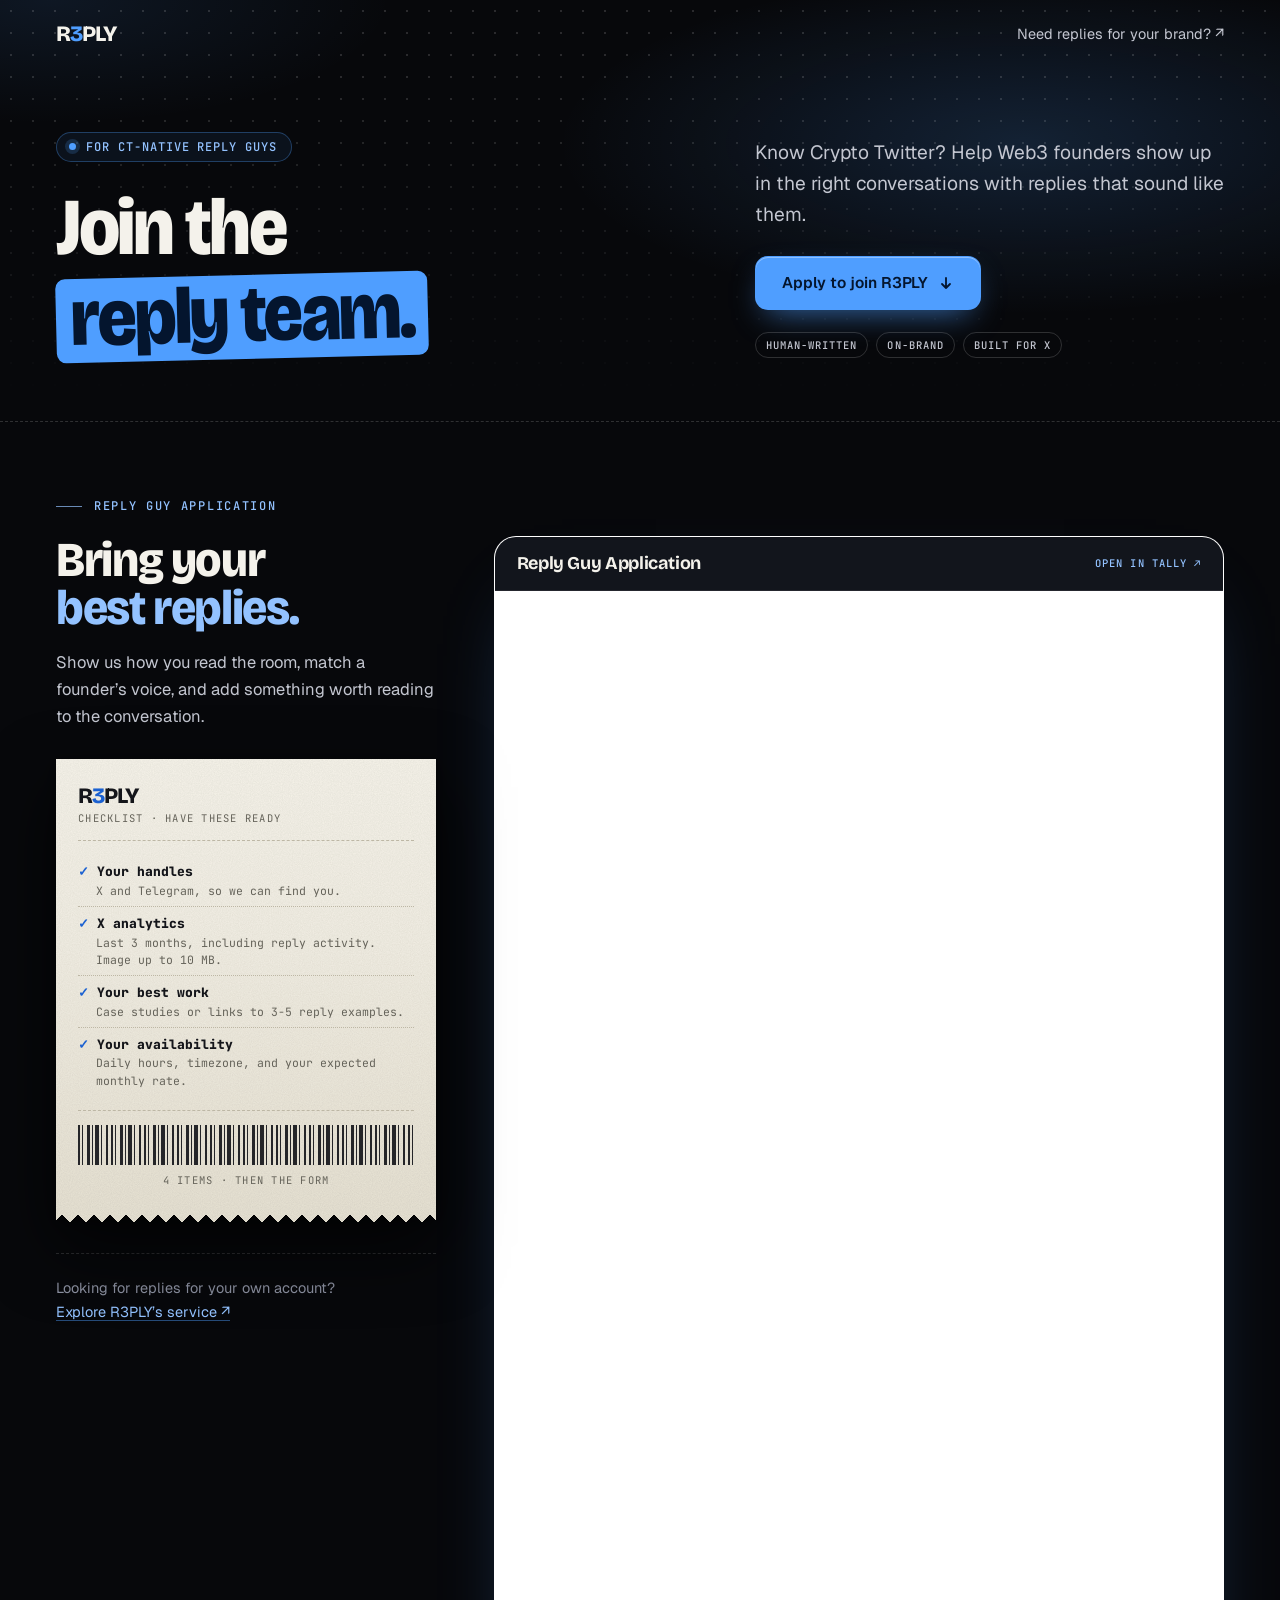
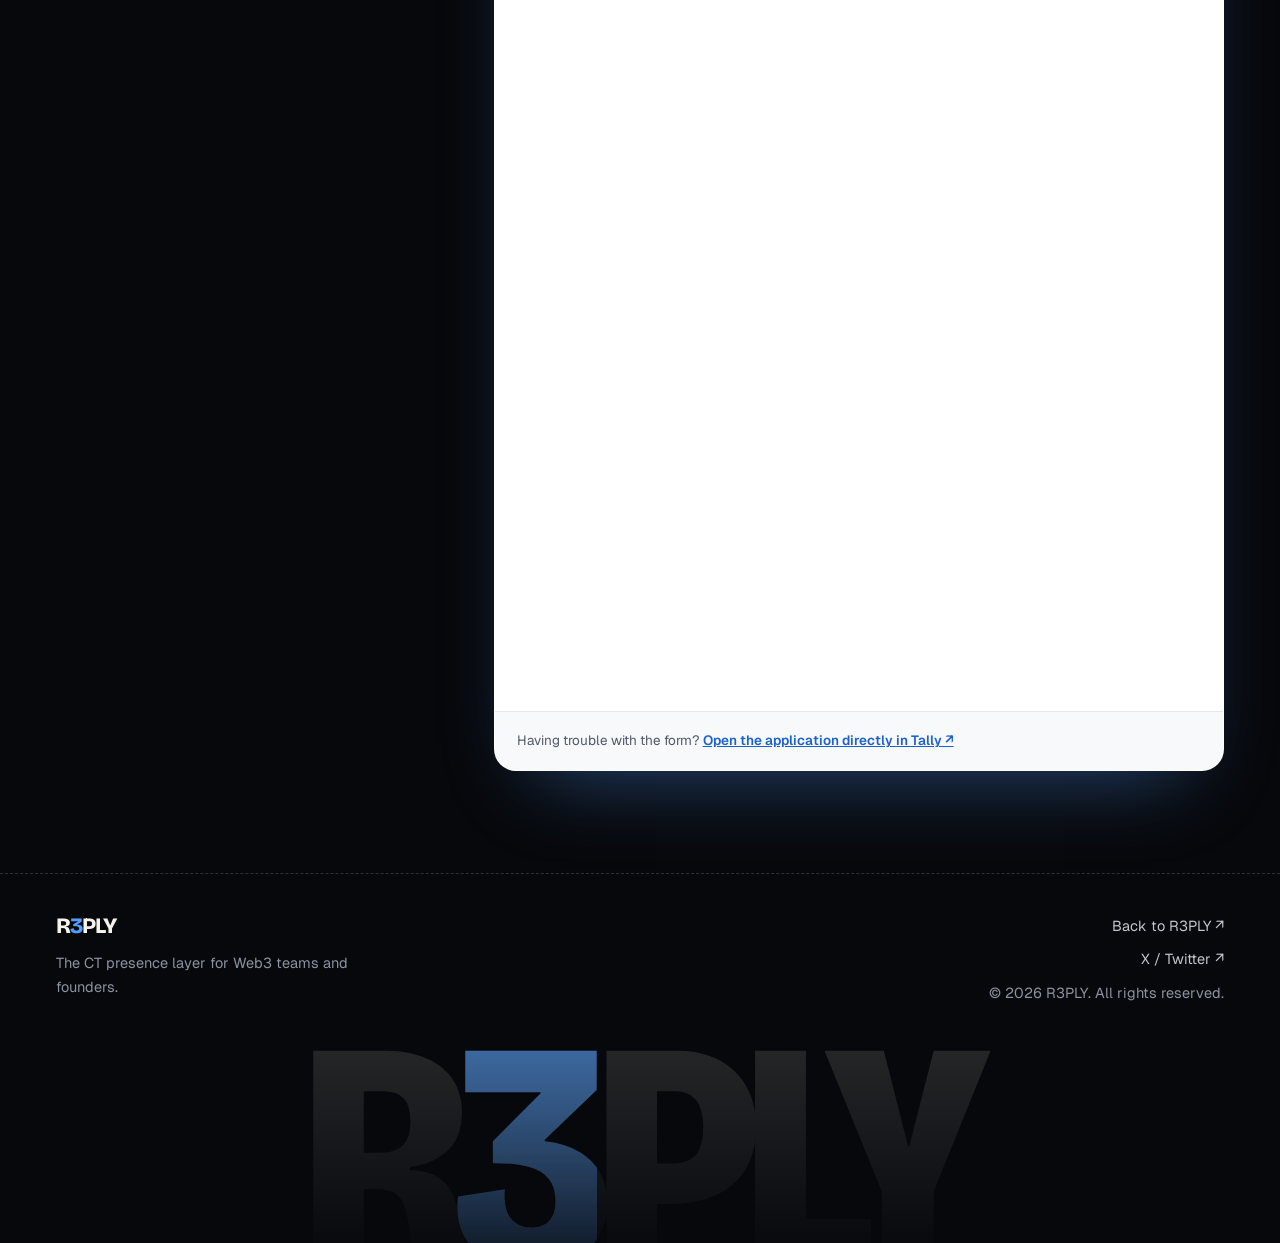
<file: reply-guys/index.html>
<!DOCTYPE html>
<html lang="en">
<head>
  <meta charset="UTF-8">
  <meta name="viewport" content="width=device-width, initial-scale=1.0">
  <title>Reply Guy Application - R3PLY</title>
  <meta name="description" content="Apply to join the R3PLY reply team. Bring your Crypto Twitter knowledge, reply examples and X analytics to help Web3 founders show up in the right conversations.">
  <link rel="canonical" href="https://r3ply.xyz/reply-guys/">
  <meta property="og:title" content="Join the reply team - R3PLY">
  <meta property="og:description" content="Know Crypto Twitter? Apply to join the R3PLY reply team.">
  <meta property="og:type" content="website">
  <meta property="og:url" content="https://r3ply.xyz/reply-guys/">
  <meta name="twitter:card" content="summary">
  <meta name="theme-color" content="#07080b">
  <link rel="icon" type="image/png" sizes="96x96" href="../favicon-96x96.png">
  <link rel="icon" type="image/png" sizes="192x192" href="../favicon.png">
  <link rel="shortcut icon" href="../favicon.ico">
  <link rel="apple-touch-icon" sizes="180x180" href="../apple-touch-icon.png">
  <link rel="preconnect" href="https://fonts.googleapis.com">
  <link rel="preconnect" href="https://fonts.gstatic.com" crossorigin>
  <link rel="preconnect" href="https://tally.so">
  <link href="https://fonts.googleapis.com/css2?family=Bricolage+Grotesque:opsz,wdth,wght@12..96,75..100,500..800&family=Geist:wght@400..700&family=JetBrains+Mono:wght@400..800&display=swap" rel="stylesheet">
  <link rel="stylesheet" href="../assets/site.css?v=2.0">
  <style>
    /* Page-specific layout. Tokens, type, buttons, nav, receipts and footer come from site.css. */
    .rg-nav-link { font-size: 14.5px; color: var(--text-2); text-decoration: none; transition: color .2s; text-align: right; }
    .rg-nav-link:hover { color: var(--blue-2); }
    .rg-hero { padding-bottom: clamp(48px, 7vh, 88px); border-bottom: 1px dashed var(--line-2); }
    .rg-hero .hero-grid { grid-template-columns: minmax(0, 1.15fr) minmax(0, .85fr); align-items: end; }
    .rg-hero .h1 { margin-bottom: 0; }
    .rg-hero-copy p { font-size: clamp(17px, 1.5vw, 20px); line-height: 1.62; color: var(--text-2); margin-bottom: 26px; max-width: 30em; }
    .rg-pills { display: flex; flex-wrap: wrap; gap: 8px; margin-top: 22px; }
    .rg-pills span { font: 500 10.5px/1 var(--mono); letter-spacing: .1em; text-transform: uppercase; padding: 7px 10px; border: 1px solid var(--line-2); border-radius: 999px; color: var(--text-2); }
    .rg-apply { padding-block: clamp(48px, 6vw, 84px) clamp(64px, 8vw, 110px); }
    .rg-grid { display: grid; grid-template-columns: minmax(0, 380px) minmax(0, 1fr); gap: clamp(28px, 4.5vw, 68px); align-items: start; }
    .rg-aside { position: sticky; top: calc(var(--nav-h) + 24px); }
    .rg-aside .h2 { font-size: clamp(34px, 3.8vw, 52px); margin-bottom: 16px; }
    .rg-aside .lead { margin-bottom: 28px; font-size: 16.5px; }
    .rg-list li { padding: 7px 0; }
    .rg-list li + li { border-top: 1.5px dotted var(--paper-rule); }
    .rg-list b { display: flex; gap: 8px; font-weight: 800; }
    .rg-list b::before { content: "\2713"; color: var(--paper-blue); }
    .rg-list span { display: block; padding-left: 18px; font-size: 11.5px; line-height: 1.5; color: var(--paper-mut); }
    .rg-client { margin-top: 30px; padding-top: 22px; border-top: 1px dashed var(--line-2); font-size: 14.5px; line-height: 1.7; color: var(--text-3); }
    .rg-form { min-width: 0; overflow: hidden; border: 1px solid var(--line-2); border-radius: var(--radius-lg); background: #fff; box-shadow: 0 40px 80px -40px rgba(var(--blue-rgb), .45); scroll-margin-top: calc(var(--nav-h) + 16px); }
    .rg-form-head { display: flex; flex-wrap: wrap; align-items: center; justify-content: space-between; gap: 10px 16px; padding: 16px 22px; background: var(--ink-3); border-bottom: 1px solid var(--line); }
    .rg-form-head h3 { font: 700 18px/1.2 var(--display); letter-spacing: -.02em; }
    .rg-form-head a { font: 500 10.5px/1.3 var(--mono); letter-spacing: .1em; text-transform: uppercase; color: var(--blue-2); text-decoration: none; }
    .rg-form-head a:hover { text-decoration: underline; text-underline-offset: 3px; }
    .tally-form { display: block; width: 100%; border: 0; color-scheme: light; }
    .rg-fallback { border-top: 1px solid #e5e7eb; padding: 18px 22px; background: #f8f9fb; color: #505968; font-size: 13.5px; line-height: 1.6; }
    .rg-fallback a { color: #1b61d1; font-weight: 600; }
    @media (max-width: 960px) {
      .rg-hero .hero-grid, .rg-grid { grid-template-columns: minmax(0, 1fr); }
      .rg-hero .hero-grid { align-items: start; gap: 22px; }
      .rg-aside { position: static; }
      .rg-aside .receipt-wrap { max-width: 460px; }
      .footer { padding-bottom: 0; }
    }
    @media (max-width: 620px) {
      .rg-nav-link { font-size: 13px; max-width: 170px; line-height: 1.35; }
      .rg-hero-copy .btn { width: 100%; }
    }
  </style>
  <script>
    document.documentElement.classList.add('js');
    setTimeout(function () {
      if (!window.R3PLY_READY) document.documentElement.classList.add('reveal-all');
    }, 3000);
  </script>
</head>
<body id="top">

  <svg width="0" height="0" style="position:absolute" aria-hidden="true" focusable="false">
    <symbol id="i-down" viewBox="0 0 16 16" fill="none" stroke="currentColor" stroke-width="1.8" stroke-linecap="round" stroke-linejoin="round"><path d="M8 3v10M4 9l4 4 4-4"/></symbol>
  </svg>

  <a class="skip-link" href="#apply">Skip to application</a>

  <header class="nav" id="nav">
    <div class="wrap nav-in">
      <a class="logo" href="../" aria-label="R3PLY homepage">R<span>3</span>PLY</a>
      <a class="rg-nav-link" href="../">Need replies for your brand? <span aria-hidden="true">&nearr;</span></a>
    </div>
  </header>

  <main>
    <section class="hero rg-hero" aria-labelledby="hero-title">
      <div class="hero-bg" aria-hidden="true"></div>
      <div class="wrap hero-grid">
        <div>
          <p class="hero-tag reveal"><i></i>For CT-native reply guys</p>
          <h1 class="h1 reveal" id="hero-title" style="--d:.06s"><span class="ln">Join the</span> <span class="hl">reply team.</span></h1>
        </div>
        <div class="rg-hero-copy reveal" style="--d:.12s">
          <p>Know Crypto Twitter? Help Web3 founders show up in the right conversations with replies that sound like them.</p>
          <a class="btn btn-primary" href="#apply">Apply to join R3PLY <svg aria-hidden="true" style="transform:none"><use href="#i-down"/></svg></a>
          <div class="rg-pills"><span>Human-written</span><span>On-brand</span><span>Built for X</span></div>
        </div>
      </div>
    </section>

    <section class="rg-apply" id="apply" aria-labelledby="application-title">
      <div class="wrap">
        <p class="kicker reveal">Reply guy application</p>
        <div class="rg-grid">
          <aside class="rg-aside">
            <h2 class="h2 reveal" id="application-title">Bring your <span class="em">best replies.</span></h2>
            <p class="lead reveal">Show us how you read the room, match a founder’s voice, and add something worth reading to the conversation.</p>
            <div class="receipt-wrap reveal">
              <div class="receipt">
                <p class="rc-brand rc-brand--sm">R<span>3</span>PLY</p>
                <p class="rc-meta rc-meta--left">Checklist &middot; have these ready</p>
                <hr class="rc-rule">
                <ul class="rg-list">
                  <li><b>Your handles</b><span>X and Telegram, so we can find you.</span></li>
                  <li><b>X analytics</b><span>Last 3 months, including reply activity. Image up to 10 MB.</span></li>
                  <li><b>Your best work</b><span>Case studies or links to 3-5 reply examples.</span></li>
                  <li><b>Your availability</b><span>Daily hours, timezone, and your expected monthly rate.</span></li>
                </ul>
                <hr class="rc-rule">
                <div class="barcode" aria-hidden="true"></div>
                <p class="rc-meta">4 items &middot; then the form</p>
              </div>
            </div>
            <p class="rg-client">Looking for replies for your own account?<br><a class="link" href="../">Explore R3PLY’s service <span aria-hidden="true">&nearr;</span></a></p>
          </aside>

          <div class="rg-form reveal">
            <div class="rg-form-head">
              <h3>Reply Guy Application</h3>
              <a href="https://tally.so/r/2E71Xb" target="_blank" rel="noopener noreferrer">Open in Tally <span aria-hidden="true">&nearr;</span><span class="sr-only"> (opens in a new tab)</span></a>
            </div>
            <iframe class="tally-form" data-tally-src="https://tally.so/embed/2E71Xb?alignLeft=1&amp;hideTitle=1&amp;dynamicHeight=1" loading="lazy" width="100%" height="1720" title="R3PLY reply guy application form"></iframe>
            <div class="rg-fallback">Having trouble with the form? <a href="https://tally.so/r/2E71Xb" target="_blank" rel="noopener noreferrer">Open the application directly in Tally &nearr;</a></div>
          </div>
        </div>
      </div>
    </section>
  </main>

  <footer class="footer">
    <div class="wrap footer-in">
      <div>
        <a class="logo" href="../" aria-label="R3PLY homepage">R<span>3</span>PLY</a>
        <p class="footer-tag">The CT presence layer for Web3 teams and founders.</p>
      </div>
      <div class="footer-links">
        <a href="../">Back to R3PLY &nearr;</a>
        <a href="https://x.com/shynxbt" target="_blank" rel="noopener noreferrer">X / Twitter &nearr;</a>
        <span>© 2026 R3PLY. All rights reserved.</span>
      </div>
    </div>
    <div class="footer-mark" aria-hidden="true">R<span>3</span>PLY</div>
  </footer>

  <script src="https://tally.so/widgets/embed.js" onload="if (window.Tally) window.Tally.loadEmbeds();" async></script>
  <script src="../assets/site.js?v=2.0" defer></script>
</body>
</html>
</file>
<file: assets/site.css>
/* ==========================================================================
   R3PLY - site styles
   Dark ink canvas, paper "receipts" for proof, one blue accent.
   Sections: tokens, base, type, buttons, nav, hero, receipts, proof explorer,
   band, why, process, offer, start, faq, final, footer, lightbox, motion.
   ========================================================================== */

/* ---------- Tokens ---------- */
:root {
  --ink: #07080b;
  --ink-2: #0c0e13;
  --ink-3: #12151c;
  --ink-4: #1b1f29;
  --line: rgba(255, 255, 255, .08);
  --line-2: rgba(255, 255, 255, .16);
  --text: #f4f2eb;
  --text-2: #c3c6d0;
  --text-3: #8d92a2;
  --blue: #4f9eff;
  --blue-2: #93c2ff;
  --blue-ink: #04152e;
  --blue-rgb: 79, 158, 255;
  --warn: #ff8a73;
  --up: #45d98a;
  --down: #ff8a73;

  --paper: #f3efe4;
  --paper-2: #e7e2d3;
  --paper-ink: #14151a;
  --paper-mut: #65635a;
  --paper-rule: #bdb7a5;
  --paper-blue: #1b61d1;
  --paper-up: #0d7a3f;
  --paper-down: #ad3823;

  --display: 'Bricolage Grotesque', 'Figtree', system-ui, sans-serif;
  --body: 'Geist', 'Inter', system-ui, -apple-system, 'Segoe UI', Roboto, sans-serif;
  --mono: 'JetBrains Mono', ui-monospace, 'SFMono-Regular', Menlo, Consolas, monospace;

  --nav-h: 68px;
  --wrap: 1240px;
  --gut: clamp(20px, 4.5vw, 56px);
  --radius: 14px;
  --radius-lg: 22px;
  --ease: cubic-bezier(.16, 1, .3, 1);
}

/* ---------- Base ---------- */
*, *::before, *::after { box-sizing: border-box; }
html {
  scroll-behavior: smooth;
  scroll-padding-top: calc(var(--nav-h) + 20px);
  -webkit-text-size-adjust: 100%;
  text-size-adjust: 100%;
}
body {
  margin: 0;
  background: var(--ink);
  color: var(--text);
  font-family: var(--body);
  font-size: 17px;
  line-height: 1.6;
  -webkit-font-smoothing: antialiased;
  -moz-osx-font-smoothing: grayscale;
  overflow-x: hidden;
  overflow-x: clip;
}
img, svg { display: block; max-width: 100%; }
img { height: auto; }
a { color: inherit; }
button { font: inherit; color: inherit; }
h1, h2, h3, h4, p, ol, ul, dl, dd, figure { margin: 0; }
ol, ul { padding: 0; list-style: none; }
[hidden] { display: none !important; }
::selection { background: var(--blue); color: var(--blue-ink); }
:focus-visible { outline: 2px solid var(--blue-2); outline-offset: 3px; border-radius: 6px; }

.wrap { width: min(var(--wrap), 100% - 2 * var(--gut)); margin-inline: auto; }
.sr-only {
  position: absolute; width: 1px; height: 1px; padding: 0; margin: -1px;
  overflow: hidden; clip-path: inset(50%); white-space: nowrap; border: 0;
}
.skip-link {
  position: fixed; left: 16px; top: 12px; z-index: 300;
  background: var(--blue); color: var(--blue-ink);
  padding: 10px 16px; border-radius: 10px; font-weight: 600; font-size: 14px;
  text-decoration: none; transform: translateY(-200%); transition: transform .2s;
}
.skip-link:focus { transform: none; }

/* ---------- Type ---------- */
.kicker {
  display: flex; align-items: center; gap: 12px;
  font: 500 12px/1.2 var(--mono); letter-spacing: .14em; text-transform: uppercase;
  color: var(--blue-2); margin-bottom: 22px;
}
.kicker::before { content: ""; width: 26px; height: 1px; background: currentColor; opacity: .7; }
.h2 {
  font-family: var(--display); font-weight: 800; font-stretch: 92%;
  font-size: clamp(38px, 5.4vw, 74px); line-height: 1; letter-spacing: -.028em;
  text-wrap: balance;
}
.h3 {
  font-family: var(--display); font-weight: 700; font-stretch: 95%;
  font-size: clamp(23px, 2.3vw, 30px); line-height: 1.1; letter-spacing: -.02em;
}
.lead { font-size: clamp(16px, 1.35vw, 19px); line-height: 1.65; color: var(--text-2); max-width: 54ch; }
.hl {
  display: inline-block; background: var(--blue); color: var(--blue-ink);
  padding: 0 .18em .06em; border-radius: .12em; transform: rotate(-1.4deg);
}
.em { color: var(--blue-2); }
.link { color: var(--blue-2); text-decoration: underline; text-decoration-color: rgba(var(--blue-rgb), .45); text-underline-offset: 3px; }
.link:hover { text-decoration-color: currentColor; }

.sec { position: relative; padding-block: clamp(60px, 7.4vw, 104px); }
.sec-head {
  display: grid; grid-template-columns: minmax(0, 1.2fr) minmax(0, .8fr);
  gap: clamp(20px, 5vw, 84px); align-items: end; margin-bottom: clamp(36px, 5vw, 64px);
}
.sec-rule { border: 0; border-top: 1px dashed var(--line-2); margin: 0; }

/* ---------- Buttons ---------- */
.btn {
  display: inline-flex; align-items: center; justify-content: center; gap: 10px;
  min-height: 54px; padding: 0 26px; border-radius: 13px; border: 1px solid transparent;
  font: 600 15.5px/1 var(--body); letter-spacing: -.005em; text-decoration: none; white-space: nowrap;
  cursor: pointer; transition: transform .25s var(--ease), background-color .2s, border-color .2s, box-shadow .25s;
}
.btn svg { width: 16px; height: 16px; flex: none; transition: transform .25s var(--ease); }
.btn:hover svg { transform: translateX(3px); }
.btn-primary {
  background: var(--blue); color: var(--blue-ink);
  box-shadow: inset 0 1px 0 rgba(255, 255, 255, .35), 0 12px 32px -12px rgba(var(--blue-rgb), .75);
}
.btn-primary:hover { background: var(--blue-2); transform: translateY(-2px); box-shadow: inset 0 1px 0 rgba(255, 255, 255, .45), 0 18px 40px -14px rgba(var(--blue-rgb), .9); }
.btn-ghost { background: rgba(255, 255, 255, .03); border-color: var(--line-2); color: var(--text); }
.btn-ghost:hover { border-color: rgba(var(--blue-rgb), .6); background: rgba(var(--blue-rgb), .08); transform: translateY(-2px); }
.btn-ink { background: var(--blue-ink); color: #fff; }
.btn-ink:hover { background: #000; transform: translateY(-2px); }
.btn-outline-ink { border-color: rgba(4, 21, 46, .45); color: var(--blue-ink); }
.btn-outline-ink:hover { background: rgba(4, 21, 46, .08); border-color: var(--blue-ink); transform: translateY(-2px); }
.btn-sm { min-height: 42px; padding: 0 18px; font-size: 14px; border-radius: 11px; }
.btn-block { width: 100%; }

/* ---------- Nav ---------- */
.nav {
  position: fixed; inset: 0 0 auto 0; z-index: 100; height: var(--nav-h);
  border-bottom: 1px solid transparent;
  transition: background-color .3s, border-color .3s, backdrop-filter .3s;
}
.nav.is-scrolled, .nav.is-open {
  background: rgba(7, 8, 11, .78); border-bottom-color: var(--line);
  -webkit-backdrop-filter: blur(18px) saturate(150%); backdrop-filter: blur(18px) saturate(150%);
}
.nav-in { height: 100%; display: flex; align-items: center; justify-content: space-between; gap: 24px; }
.logo {
  font: 800 22px/1 var(--display); letter-spacing: -.04em; text-decoration: none; color: var(--text);
  display: inline-flex; align-items: center;
}
.logo span { color: var(--blue); }
.nav-links { display: flex; gap: clamp(16px, 2.4vw, 34px); }
.nav-links a {
  position: relative; font-size: 14.5px; color: var(--text-3); text-decoration: none; padding: 8px 0;
  transition: color .2s;
}
.nav-links a::after {
  content: ""; position: absolute; left: 0; right: 0; bottom: 2px; height: 1.5px; background: var(--blue);
  transform: scaleX(0); transform-origin: left; transition: transform .35s var(--ease);
}
.nav-links a:hover, .nav-links a.is-active { color: var(--text); }
.nav-links a.is-active::after { transform: scaleX(1); }
.nav-right { display: flex; align-items: center; gap: 10px; }
.burger {
  display: none; width: 42px; height: 42px; border: 1px solid var(--line-2); border-radius: 11px;
  background: transparent; cursor: pointer; align-items: center; justify-content: center; flex-direction: column; gap: 5px;
}
.burger span { width: 17px; height: 1.5px; background: var(--text); transition: transform .3s var(--ease), opacity .2s; }
.burger[aria-expanded="true"] span:nth-child(1) { transform: translateY(6.5px) rotate(45deg); }
.burger[aria-expanded="true"] span:nth-child(2) { opacity: 0; }
.burger[aria-expanded="true"] span:nth-child(3) { transform: translateY(-6.5px) rotate(-45deg); }
.nav-sheet {
  position: absolute; left: 0; right: 0; top: 100%;
  background: var(--ink); border-bottom: 1px solid var(--line);
  padding: 8px var(--gut) 24px; box-shadow: 0 30px 60px rgba(0, 0, 0, .6);
}
.nav-sheet a:not(.btn) {
  display: flex; justify-content: space-between; align-items: center;
  padding: 16px 2px; border-bottom: 1px solid var(--line);
  font: 600 20px/1.2 var(--display); letter-spacing: -.02em; text-decoration: none; color: var(--text);
}
.nav-sheet a:not(.btn)::after { content: "\2192"; color: var(--text-3); font-family: var(--body); font-weight: 400; }
.nav-sheet .btn { margin-top: 20px; }
.nav-progress {
  position: absolute; left: 0; bottom: -1px; height: 2px; width: 100%;
  background: var(--blue); transform-origin: 0 50%; transform: scaleX(0); pointer-events: none;
}
@supports (animation-timeline: scroll()) {
  .nav-progress { animation: nav-progress linear both; animation-timeline: scroll(root block); }
  @keyframes nav-progress { to { transform: scaleX(1); } }
}

/* ---------- Hero ---------- */
.hero {
  position: relative; isolation: isolate; overflow: hidden;
  padding: calc(var(--nav-h) + clamp(36px, 7vh, 80px)) 0 clamp(40px, 6vh, 72px);
}
.hero-bg {
  position: absolute; inset: 0; z-index: -1; pointer-events: none;
  background:
    radial-gradient(52% 58% at 80% 34%, rgba(var(--blue-rgb), .17), transparent 70%),
    radial-gradient(38% 42% at 4% 0%, rgba(var(--blue-rgb), .10), transparent 70%);
}
.hero-bg::before, .hero-bg::after { content: ""; position: absolute; inset: 0; background-size: 22px 22px; }
.hero-bg::before {
  background-image: radial-gradient(rgba(255, 255, 255, .14) 1px, transparent 1.5px);
  -webkit-mask-image: linear-gradient(180deg, #000 20%, transparent 96%);
  mask-image: linear-gradient(180deg, #000 20%, transparent 96%);
}
.hero-bg::after {
  background-image: radial-gradient(rgba(var(--blue-rgb), 1) 1.3px, transparent 1.9px);
  -webkit-mask-image: radial-gradient(240px circle at var(--mx, -999px) var(--my, -999px), #000 0%, transparent 72%);
  mask-image: radial-gradient(240px circle at var(--mx, -999px) var(--my, -999px), #000 0%, transparent 72%);
  opacity: var(--spot, 0); transition: opacity .5s;
}
.hero-grid {
  display: grid; grid-template-columns: minmax(0, 1.14fr) minmax(0, .86fr);
  gap: clamp(32px, 5vw, 88px); align-items: center;
}
.hero-tag {
  display: inline-flex; align-items: center; gap: 10px; margin-bottom: 26px;
  padding: 8px 14px 8px 12px; border: 1px solid rgba(var(--blue-rgb), .32); border-radius: 999px;
  background: rgba(var(--blue-rgb), .07);
  font: 500 12px/1 var(--mono); letter-spacing: .08em; text-transform: uppercase; color: var(--blue-2);
}
.hero-tag i { width: 7px; height: 7px; border-radius: 50%; background: var(--blue); box-shadow: 0 0 0 4px rgba(var(--blue-rgb), .18); }
.h1 {
  font-family: var(--display); font-weight: 800; font-stretch: 90%;
  font-size: clamp(42px, 6.3vw, 90px); line-height: .98; letter-spacing: -.03em;
  margin-bottom: 30px;
}
.h1 .ln { display: block; }
.h1 .hl { margin-top: .1em; }
.hero-sub { font-size: clamp(16.5px, 1.45vw, 20px); line-height: 1.62; color: var(--text-2); max-width: 33em; margin-bottom: 32px; }
.hero-ctas { display: flex; flex-wrap: wrap; gap: 12px; margin-bottom: 18px; }
.hero-note { font-size: 14.5px; line-height: 1.6; color: var(--text-3); max-width: 30em; margin-bottom: 30px; }
.trust { display: flex; flex-wrap: wrap; gap: 10px 22px; padding-top: 24px; border-top: 1px dashed var(--line-2); }
.trust li { display: flex; align-items: center; gap: 9px; font-size: 14px; color: var(--text-2); }
.trust svg { width: 16px; height: 16px; color: var(--blue); flex: none; }

/* Printer + statement receipt */
.printer { position: relative; width: 100%; max-width: 432px; margin-left: auto; }
.printer-slot {
  position: relative; z-index: 2; height: 30px; border-radius: 12px;
  background: linear-gradient(180deg, #262b37, #10131a 60%, #0a0c11);
  border: 1px solid rgba(255, 255, 255, .14);
  box-shadow: 0 14px 30px rgba(0, 0, 0, .6), inset 0 1px 0 rgba(255, 255, 255, .14);
  display: flex; align-items: center; justify-content: space-between; padding: 0 14px;
}
.printer-slot::after {
  content: ""; position: absolute; left: 20px; right: 20px; bottom: 5px; height: 4px; border-radius: 3px;
  background: #000; box-shadow: inset 0 1px 2px #000, 0 1px 0 rgba(255, 255, 255, .1);
}
.printer-label { font: 500 9.5px/1 var(--mono); letter-spacing: .2em; text-transform: uppercase; color: var(--text-3); transform: translateY(-4px); }
.printer-led { width: 6px; height: 6px; border-radius: 50%; background: var(--blue); box-shadow: 0 0 10px var(--blue); transform: translateY(-4px); }
.printer.is-printing .printer-led { animation: led .35s steps(2) infinite; }
@keyframes led { 50% { opacity: .25; } }
.printer-feed { margin: -9px 22px 0; clip-path: inset(0 -90px -120px -90px); }
.js .printer:not(.is-done) .printer-feed .receipt-wrap { transform: translateY(-101%); }
.js .printer.is-printing .printer-feed .receipt-wrap { animation: print 2.1s steps(30, end) forwards; }
@keyframes print { from { transform: translateY(-101%); } to { transform: none; } }

/* ---------- Receipts (paper) ---------- */
.receipt-wrap { filter: drop-shadow(0 28px 34px rgba(0, 0, 0, .55)) drop-shadow(0 3px 6px rgba(0, 0, 0, .45)); }
.receipt {
  --zz: 8px;
  position: relative; color: var(--paper-ink);
  font: 400 13px/1.5 var(--mono); font-variant-numeric: tabular-nums;
  padding: 26px 22px calc(26px + var(--zz));
  background:
    url("data:image/svg+xml,%3Csvg xmlns='http://www.w3.org/2000/svg' width='160' height='160'%3E%3Cfilter id='n'%3E%3CfeTurbulence type='fractalNoise' baseFrequency='.9' numOctaves='2' stitchTiles='stitch'/%3E%3CfeColorMatrix values='0 0 0 0 0 0 0 0 0 0 0 0 0 0 0 0 0 0 .07 0'/%3E%3C/filter%3E%3Crect width='100%25' height='100%25' filter='url(%23n)'/%3E%3C/svg%3E"),
    linear-gradient(180deg, #f7f4ea 0%, var(--paper) 40%, var(--paper-2) 100%);
  -webkit-mask: conic-gradient(from -45deg at bottom, #0000, #000 1deg 89deg, #0000 90deg) 50% / calc(2 * var(--zz)) 100%;
  mask: conic-gradient(from -45deg at bottom, #0000, #000 1deg 89deg, #0000 90deg) 50% / calc(2 * var(--zz)) 100%;
}
.receipt a { color: inherit; }
.receipt mark, .mk {
  background: linear-gradient(100deg, rgba(var(--blue-rgb), 0) 0, rgba(var(--blue-rgb), .5) 3%, rgba(var(--blue-rgb), .34) 96%, rgba(var(--blue-rgb), 0) 100%);
  color: inherit; padding: 0 .22em; margin: 0 -.22em; border-radius: .2em .5em .3em .6em;
  -webkit-box-decoration-break: clone; box-decoration-break: clone;
}
.rc-brand { font: 800 30px/1 var(--display); letter-spacing: -.04em; text-align: center; margin-bottom: 8px; }
.rc-brand span { color: var(--paper-blue); }
.rc-brand--sm { font-size: 22px; text-align: left; margin-bottom: 4px; }
.rc-meta { font-size: 10.5px; letter-spacing: .12em; text-transform: uppercase; color: var(--paper-mut); text-align: center; }
.rc-meta--left { text-align: left; }
.rc-rule { border: 0; border-top: 1.5px dashed var(--paper-rule); margin: 14px 0; }
.rc-rule--double { border-top: 4px double var(--paper-ink); margin: 12px 0 10px; }
.barcode {
  height: 40px; margin: 4px 0 8px; opacity: .92;
  background: repeating-linear-gradient(90deg,
    var(--paper-ink) 0 2px, transparent 2px 4px, var(--paper-ink) 4px 5px, transparent 5px 9px,
    var(--paper-ink) 9px 12px, transparent 12px 14px, var(--paper-ink) 14px 15px, transparent 15px 17px,
    var(--paper-ink) 17px 21px, transparent 21px 23px, var(--paper-ink) 23px 24px, transparent 24px 28px,
    var(--paper-ink) 28px 30px, transparent 30px 33px);
}
.stamp {
  position: absolute; right: 16px; top: 22px; transform: rotate(7deg);
  border: 2px solid currentColor; outline: 1px solid currentColor; outline-offset: 2px; border-radius: 5px;
  padding: 6px 9px 5px; color: var(--paper-blue); opacity: .8; mix-blend-mode: multiply;
  font: 800 10.5px/1 var(--mono); letter-spacing: .18em; text-transform: uppercase;
}

/* Statement (hero) */
.st-head { display: flex; justify-content: space-between; font-size: 10.5px; letter-spacing: .12em; text-transform: uppercase; color: var(--paper-mut); margin-bottom: 4px; }
.st-lines a {
  display: grid; grid-template-columns: 24px minmax(0, 1fr) auto; column-gap: 6px; align-items: baseline;
  padding: 7px 8px; margin: 0 -8px; border-radius: 6px; text-decoration: none;
  transition: background-color .2s;
}
.st-lines a:hover, .st-lines a:focus-visible { background: rgba(var(--blue-rgb), .26); }
.st-no { color: var(--paper-mut); font-size: 11px; }
.st-name { font-weight: 700; letter-spacing: -.01em; }
.st-name small { display: block; font-weight: 400; font-size: 11px; color: var(--paper-mut); letter-spacing: 0; }
.st-amt { font-weight: 800; font-size: 15px; letter-spacing: -.03em; display: inline-flex; align-items: baseline; gap: 6px; }
.st-amt::after { content: "\203A"; font-weight: 400; color: var(--paper-mut); transition: transform .25s var(--ease), color .2s; }
.st-lines a:hover .st-amt::after { transform: translateX(3px); color: var(--paper-ink); }
.st-total { display: flex; justify-content: space-between; align-items: baseline; gap: 12px; }
.st-total span { font-size: 12px; font-weight: 700; letter-spacing: .1em; text-transform: uppercase; }
.st-total strong { font-size: 34px; font-weight: 800; line-height: 1; letter-spacing: -.06em; }
.js .printer .st-total mark { background-size: 0% 100%; background-repeat: no-repeat; transition: background-size .7s var(--ease) .15s; }
.js .printer.is-done .st-total mark { background-size: 100% 100%; }
.st-fine { font-size: 10.5px; line-height: 1.5; color: var(--paper-mut); margin-top: 6px; }
.st-foot { display: flex; justify-content: space-between; align-items: center; gap: 12px; font-size: 10.5px; letter-spacing: .1em; text-transform: uppercase; color: var(--paper-mut); }
.st-foot a { color: var(--paper-ink); font-weight: 700; text-underline-offset: 3px; white-space: nowrap; }

/* Receipt internals (cases, offer) */
.rc-client { font: 800 23px/1.05 var(--display); letter-spacing: -.025em; font-stretch: 95%; padding-right: 96px; }
.rc-desc { font-size: 11.5px; color: var(--paper-mut); margin-top: 4px; }
.rc-period { display: flex; justify-content: space-between; gap: 10px; font-size: 11.5px; margin-bottom: 12px; }
.rc-period span:first-child, .rc-sec { font-size: 10.5px; letter-spacing: .12em; text-transform: uppercase; color: var(--paper-mut); }
.rc-sec { margin-bottom: 4px; }
.rc-lead { display: grid; grid-template-columns: 1fr auto; align-items: end; gap: 2px 10px; margin-bottom: 10px; }
.rc-lead-lbl { grid-column: 1 / -1; font-size: 10.5px; letter-spacing: .12em; text-transform: uppercase; color: var(--paper-mut); margin-bottom: 4px; }
.rc-lead-val { font-size: 44px; font-weight: 800; line-height: 1; letter-spacing: -.065em; }
.rc-lead-val mark, .st-total mark { display: inline-block; line-height: 1.14; padding: 0 .16em 0 .12em; margin: 0 -.16em 0 -.12em; }
.rc-lead-side { text-align: right; font-size: 11.5px; line-height: 1.35; color: var(--paper-mut); padding-bottom: 4px; }
.rc-lines > div { display: flex; align-items: baseline; gap: 6px; padding: 3.5px 0; }
.rc-lines dt { flex: 1; display: flex; align-items: baseline; gap: 7px; min-width: 0; }
.rc-lines dt::after { content: ""; flex: 1; min-width: 12px; border-bottom: 1.5px dotted var(--paper-rule); transform: translateY(-3px); }
.rc-lines dd { font-weight: 700; white-space: nowrap; }
.rc-lines .is-strong dt, .rc-lines .is-strong dd { font-weight: 800; }
.delta { font-size: 10.5px; font-weight: 700; letter-spacing: -.01em; white-space: nowrap; }
.delta.up { color: var(--paper-up); }
.delta.down { color: var(--paper-down); }
.rc-fine { font-size: 10.5px; line-height: 1.55; color: var(--paper-mut); }
.rc-fine + .rc-fine { margin-top: 6px; }
.rc-callout {
  margin: 12px 0 2px; padding: 10px 12px; border: 1.5px solid var(--paper-ink); border-radius: 4px;
  font-size: 12px; line-height: 1.5;
}
.rc-callout b { font-weight: 800; }
.rc-table { width: 100%; border-collapse: collapse; font-size: 12.5px; }
.rc-table th, .rc-table td { padding: 5px 0; text-align: right; border-bottom: 1.5px dotted var(--paper-rule); font-weight: 400; }
.rc-table thead th { font-size: 10px; letter-spacing: .1em; text-transform: uppercase; color: var(--paper-mut); border-bottom: 1.5px dashed var(--paper-rule); }
.rc-table th:first-child { text-align: left; }
.rc-table td:last-child { font-weight: 800; }
.rc-table tr.is-muted td:last-child { font-weight: 400; color: var(--paper-mut); }
.rc-table tbody tr:first-child td, .rc-table tbody tr:first-child th { font-weight: 800; }
.js .is-fresh .rc-swap { animation: rc-swap .5s var(--ease) both; }
@keyframes rc-swap { from { opacity: 0; transform: translateY(-8px); } to { opacity: 1; transform: none; } }

/* ---------- Proof explorer ---------- */
.proof { background: linear-gradient(180deg, transparent, rgba(var(--blue-rgb), .035) 30%, transparent); }
.case-tabs { display: grid; grid-template-columns: repeat(6, minmax(0, 1fr)); gap: 10px; }
.case-tab {
  position: relative; display: flex; flex-direction: column; gap: 4px; min-width: 0; min-height: 148px;
  padding: 14px 15px 14px; border: 1px solid var(--line); border-radius: var(--radius);
  background: var(--ink-2); text-decoration: none; color: var(--text);
  transition: background-color .25s, border-color .25s, transform .3s var(--ease), color .25s;
}
.case-tab:hover { border-color: var(--line-2); background: var(--ink-3); transform: translateY(-2px); }
.case-tab-top { display: flex; justify-content: space-between; gap: 8px; font: 500 10px/1 var(--mono); letter-spacing: .12em; text-transform: uppercase; color: var(--text-3); margin-bottom: 8px; }
.case-tab-name { font: 600 14.5px/1.25 var(--body); letter-spacing: -.01em; }
.case-tab-num { margin-top: auto; padding-top: 12px; font: 800 27px/1 var(--mono); letter-spacing: -.07em; color: var(--blue-2); }
.case-tab-lbl { font-size: 12px; line-height: 1.35; color: var(--text-3); }
.case-tab[aria-selected="true"] { background: var(--paper); border-color: var(--paper); color: var(--paper-ink); transform: none; }
.case-tab[aria-selected="true"] .case-tab-top, .case-tab[aria-selected="true"] .case-tab-lbl { color: var(--paper-mut); }
.case-tab[aria-selected="true"] .case-tab-num { color: var(--paper-ink); }
.case-tab[aria-selected="true"]::after {
  content: ""; position: absolute; left: 50%; bottom: -8px; width: 14px; height: 14px;
  background: var(--paper); transform: translateX(-50%) rotate(45deg); border-radius: 2px;
}

.case {
  margin-top: 16px; padding: clamp(18px, 2.6vw, 34px);
  border: 1px solid var(--line); border-radius: var(--radius-lg);
  background: linear-gradient(180deg, var(--ink-3), var(--ink-2) 55%);
  scroll-margin-top: calc(var(--nav-h) + 16px);
}
.case + .case { margin-top: 24px; }
.case-head { display: flex; flex-wrap: wrap; justify-content: space-between; align-items: flex-end; gap: 18px 32px; margin-bottom: clamp(20px, 2.4vw, 30px); }
.case-kicker { display: flex; flex-wrap: wrap; gap: 6px; margin-bottom: 14px; }
.case-kicker span {
  font: 500 10.5px/1 var(--mono); letter-spacing: .1em; text-transform: uppercase;
  padding: 6px 9px; border: 1px solid var(--line-2); border-radius: 999px; color: var(--text-2);
}
.case-kicker span:first-child { border-color: rgba(var(--blue-rgb), .4); color: var(--blue-2); background: rgba(var(--blue-rgb), .07); }
.case-title { display: flex; align-items: center; gap: 14px; font: 800 clamp(28px, 3.2vw, 44px)/1.02 var(--display); letter-spacing: -.028em; font-stretch: 93%; }
.case-title img { width: 44px; height: 44px; border-radius: 50%; border: 1px solid var(--line-2); flex: none; }
.case-sub { margin-top: 10px; font-size: 15.5px; color: var(--text-3); }
.views-wrap { display: flex; flex-direction: column; gap: 8px; min-width: 0; max-width: 100%; }
.views-lbl { font: 500 10.5px/1 var(--mono); letter-spacing: .12em; text-transform: uppercase; color: var(--text-3); }
.views { display: inline-flex; gap: 2px; padding: 4px; border: 1px solid var(--line); border-radius: 13px; background: var(--ink); max-width: 100%; overflow-x: auto; scrollbar-width: none; }
.views::-webkit-scrollbar { display: none; }
.views button {
  border: 0; background: none; padding: 9px 14px; border-radius: 9px; cursor: pointer; white-space: nowrap;
  font: 500 13.5px/1.1 var(--body); color: var(--text-3); transition: background-color .2s, color .2s;
}
.views button:hover { color: var(--text); }
.views button[aria-pressed="true"] { background: var(--blue); color: var(--blue-ink); font-weight: 600; }
.case-body { display: grid; grid-template-columns: minmax(0, 376px) minmax(0, 1fr); gap: clamp(20px, 2.8vw, 40px); align-items: start; }

.evidence-bar { display: flex; justify-content: space-between; align-items: center; gap: 12px; margin-bottom: 10px; font: 500 10.5px/1.3 var(--mono); letter-spacing: .1em; text-transform: uppercase; color: var(--text-3); }
.evidence-bar b { font-weight: 500; color: var(--text-2); display: inline-flex; align-items: center; gap: 8px; }
.evidence-bar b::before { content: ""; width: 7px; height: 7px; border-radius: 50%; background: var(--up); box-shadow: 0 0 0 3px rgba(69, 217, 138, .16); }
.shot {
  position: relative; display: block; width: 100%; padding: 0; overflow: hidden; cursor: zoom-in;
  border: 1px solid var(--line-2); border-radius: var(--radius); background: #000;
  transition: border-color .25s, box-shadow .3s;
}
.shot img { width: 100%; max-height: min(640px, 78vh); object-fit: contain; }
.shot:hover { border-color: rgba(var(--blue-rgb), .7); box-shadow: 0 0 0 4px rgba(var(--blue-rgb), .12), 0 30px 60px -30px rgba(var(--blue-rgb), .5); }
.shot-zoom {
  position: absolute; right: 12px; top: 12px; display: inline-flex; align-items: center; gap: 7px;
  padding: 8px 11px; border-radius: 9px; background: rgba(7, 8, 11, .82); border: 1px solid var(--line-2);
  -webkit-backdrop-filter: blur(8px); backdrop-filter: blur(8px);
  font: 500 11px/1 var(--mono); letter-spacing: .08em; text-transform: uppercase; color: var(--text);
}
.shot-zoom svg { width: 13px; height: 13px; }
.evidence-cap { margin-top: 12px; font-size: 13.5px; line-height: 1.55; color: var(--text-3); }
.case-notes { margin-top: 22px; display: grid; gap: 16px; }
.case-work { font-size: 16px; line-height: 1.7; color: var(--text-2); max-width: 68ch; }
.case-work b { color: var(--text); font-weight: 600; }
.quote {
  display: grid; grid-template-columns: minmax(0, 1fr) auto; gap: 16px 22px; align-items: center;
  padding: 18px 20px; border: 1px solid rgba(var(--blue-rgb), .3); border-radius: var(--radius);
  background: rgba(var(--blue-rgb), .06);
}
.quote blockquote { margin: 0; font: 600 clamp(17px, 1.6vw, 21px)/1.35 var(--display); letter-spacing: -.02em; }
.quote cite { display: block; margin-top: 8px; font: 400 13px/1.4 var(--body); font-style: normal; color: var(--text-3); letter-spacing: 0; }
.quote .shot { width: 190px; border-radius: 10px; }
.fine { border-top: 1px dashed var(--line-2); padding-top: 14px; }
.fine summary {
  display: inline-flex; align-items: center; gap: 9px; cursor: pointer; list-style: none;
  font-size: 14px; color: var(--text-2);
}
.fine summary::-webkit-details-marker { display: none; }
.fine summary::before { content: "+"; display: grid; place-items: center; width: 20px; height: 20px; border: 1px solid var(--line-2); border-radius: 6px; font: 500 13px/1 var(--mono); color: var(--blue-2); }
.fine[open] summary::before { content: "\2212"; }
.fine summary:hover { color: var(--text); }
.fine p { margin-top: 12px; font-size: 14px; line-height: 1.7; color: var(--text-3); max-width: 76ch; }
.proof-foot { margin-top: 28px; }
.proof-foot .fine { border-top: 0; padding-top: 0; }

/* Without JS every case is shown stacked. With JS the explorer shows one at a time. */
.js .case:not(.is-active) { display: none; }

/* ---------- CTA band ---------- */
.band { padding-block: 0; }
.band-in {
  position: relative; overflow: hidden; border-radius: var(--radius-lg);
  background: var(--blue); color: var(--blue-ink);
  padding: clamp(28px, 4.4vw, 56px); display: grid; grid-template-columns: minmax(0, 1fr) auto; gap: 24px 48px; align-items: center;
}
.band-in::before {
  content: ""; position: absolute; inset: 0; pointer-events: none;
  background-image: radial-gradient(rgba(4, 21, 46, .22) 1px, transparent 1.5px); background-size: 18px 18px;
  -webkit-mask-image: linear-gradient(100deg, transparent 30%, #000); mask-image: linear-gradient(100deg, transparent 30%, #000);
}
.band-in > * { position: relative; }
.band-title { font: 800 clamp(28px, 3.4vw, 46px)/1.02 var(--display); letter-spacing: -.028em; font-stretch: 92%; text-wrap: balance; }
.band-text { margin-top: 12px; font-size: 16.5px; line-height: 1.55; color: rgba(4, 21, 46, .82); max-width: 46ch; }
.band-ctas { display: flex; flex-wrap: wrap; gap: 10px; }

/* ---------- Why replies ---------- */
.pains { display: grid; grid-template-columns: repeat(3, minmax(0, 1fr)); border-top: 1px solid var(--line-2); }
.pain { padding: 30px clamp(18px, 2.4vw, 34px) 8px 0; }
.pain + .pain { padding-left: clamp(18px, 2.4vw, 34px); border-left: 1px solid var(--line); }
.pain-k { font: 500 11.5px/1 var(--mono); letter-spacing: .14em; text-transform: uppercase; color: var(--warn); margin-bottom: 26px; display: flex; gap: 10px; }
.pain-k b { color: var(--text-3); font-weight: 500; }
.pain h3 { margin-bottom: 14px; }
.pain p { font-size: 16px; line-height: 1.7; color: var(--text-2); }

/* ---------- Process ---------- */
.flow { display: grid; grid-template-columns: repeat(3, minmax(0, 1fr)); gap: 44px; margin-bottom: clamp(48px, 6vw, 84px); }
.flow li {
  position: relative; padding: 24px; border: 1px solid var(--line); border-radius: var(--radius-lg);
  background: linear-gradient(180deg, var(--ink-3), var(--ink-2));
}
.flow li:not(:last-child)::after {
  content: ""; position: absolute; top: 50%; left: 100%; width: 44px; height: 2px;
  background: repeating-linear-gradient(90deg, var(--blue) 0 6px, transparent 6px 12px);
  animation: flow-dash 1s linear infinite;
}
.flow li:not(:last-child)::before {
  content: ""; position: absolute; top: 50%; left: calc(100% + 34px); width: 9px; height: 9px; z-index: 1;
  border-top: 2px solid var(--blue); border-right: 2px solid var(--blue); transform: translateY(-3.5px) rotate(45deg);
}
@keyframes flow-dash { to { background-position: 12px 0; } }
.flow-ico { display: grid; place-items: center; width: 44px; height: 44px; border-radius: 12px; background: rgba(var(--blue-rgb), .12); border: 1px solid rgba(var(--blue-rgb), .35); color: var(--blue-2); margin-bottom: 20px; }
.flow-ico svg { width: 20px; height: 20px; }
.flow h3 { font: 700 22px/1.1 var(--display); letter-spacing: -.02em; margin-bottom: 8px; }
.flow p { font-size: 15px; line-height: 1.6; color: var(--text-2); }
.flow-metric { display: inline-block; margin-top: 16px; font: 500 10.5px/1 var(--mono); letter-spacing: .1em; text-transform: uppercase; color: var(--text-3); padding: 6px 9px; border: 1px dashed var(--line-2); border-radius: 999px; }

.steps { display: grid; grid-template-columns: repeat(5, minmax(0, 1fr)); gap: 0; counter-reset: step; }
.step { position: relative; padding: 0 22px 0 0; }
.step-node {
  position: relative; display: flex; align-items: center; margin-bottom: 22px;
  font: 700 12px/1 var(--mono); color: var(--blue-2);
}
.step-node b {
  display: grid; place-items: center; width: 40px; height: 40px; border-radius: 50%; flex: none; font-weight: 700;
  background: var(--ink); border: 1px solid rgba(var(--blue-rgb), .5); box-shadow: 0 0 0 5px rgba(var(--blue-rgb), .08);
}
.step-node::after { content: ""; flex: 1; height: 1px; margin-left: 10px; background: linear-gradient(90deg, rgba(var(--blue-rgb), .5), var(--line)); }
.step:last-child .step-node::after { background: linear-gradient(90deg, rgba(var(--blue-rgb), .5), transparent); }
.step h3 { font: 700 20px/1.15 var(--display); letter-spacing: -.02em; margin-bottom: 10px; }
.step p { font-size: 14.5px; line-height: 1.65; color: var(--text-3); }

/* ---------- Offer ---------- */
.offer { display: grid; grid-template-columns: minmax(0, 440px) minmax(0, 1fr); gap: clamp(24px, 4vw, 64px); align-items: start; }
.ticket-lines li { display: flex; align-items: baseline; gap: 7px; padding: 5px 0; }
.ticket-lines li::before { content: "\2713"; font-weight: 800; color: var(--paper-blue); flex: none; }
.ticket-lines span { flex: 1; display: flex; align-items: baseline; gap: 7px; min-width: 0; }
.ticket-lines span::after { content: ""; flex: 1; min-width: 10px; border-bottom: 1.5px dotted var(--paper-rule); transform: translateY(-3px); }
.ticket-lines em { font-style: normal; font-size: 10.5px; letter-spacing: .1em; color: var(--paper-mut); }
.ticket-total { display: flex; justify-content: space-between; align-items: baseline; gap: 12px; font-weight: 800; }
.ticket-total span:first-child { font-size: 12px; letter-spacing: .1em; text-transform: uppercase; }
.ticket-total span:last-child { font-size: 15px; text-align: right; }
.offer-side { display: grid; gap: 20px; }
.offer-copy { font-size: clamp(17px, 1.5vw, 20px); line-height: 1.65; color: var(--text-2); max-width: 46ch; }
.guarantee {
  position: relative; overflow: hidden; padding: clamp(26px, 3.4vw, 44px);
  border: 1px solid rgba(var(--blue-rgb), .34); border-radius: var(--radius-lg);
  background: radial-gradient(80% 120% at 100% 0%, rgba(var(--blue-rgb), .16), transparent 60%), var(--ink-2);
}
.guarantee .kicker { margin-bottom: 18px; }
.guarantee-title { font: 800 clamp(32px, 3.8vw, 52px)/1 var(--display); letter-spacing: -.028em; font-stretch: 92%; margin-bottom: 18px; max-width: 11em; }
.guarantee p { font-size: 17px; line-height: 1.65; color: var(--text-2); max-width: 44ch; }
.seal {
  position: absolute; right: clamp(14px, 2.4vw, 30px); top: clamp(14px, 2.4vw, 30px); width: 104px; height: 104px;
  display: grid; place-items: center; border-radius: 50%; transform: rotate(12deg);
  border: 2px solid var(--blue-2); outline: 1px solid var(--blue-2); outline-offset: 4px; color: var(--blue-2); opacity: .9;
  font: 800 11px/1.25 var(--mono); letter-spacing: .12em; text-align: center; text-transform: uppercase;
}
.seal b { display: block; font-size: 30px; letter-spacing: -.05em; line-height: 1; }
.offer-cta { display: flex; flex-wrap: wrap; align-items: center; gap: 14px 22px; }
.offer-cta p { font-size: 14.5px; color: var(--text-3); }

/* ---------- Start ---------- */
.start { background: linear-gradient(180deg, transparent, rgba(var(--blue-rgb), .045) 40%, transparent); }
.start-grid { display: grid; grid-template-columns: minmax(0, .92fr) minmax(0, 1.08fr); gap: clamp(24px, 4vw, 60px); align-items: start; }
.paths { display: grid; gap: 16px; }
.path { padding: clamp(22px, 2.6vw, 32px); border: 1px solid var(--line); border-radius: var(--radius-lg); background: var(--ink-2); scroll-margin-top: calc(var(--nav-h) + 16px); }
.path--main { border-color: rgba(var(--blue-rgb), .4); background: linear-gradient(180deg, rgba(var(--blue-rgb), .09), var(--ink-2) 60%); }
.path-k { display: flex; align-items: center; gap: 10px; font: 500 10.5px/1 var(--mono); letter-spacing: .12em; text-transform: uppercase; color: var(--text-3); margin-bottom: 16px; }
.path-k b { display: grid; place-items: center; width: 24px; height: 24px; border-radius: 7px; background: var(--blue); color: var(--blue-ink); font-weight: 800; letter-spacing: 0; }
.path--alt .path-k b { background: transparent; border: 1px solid var(--line-2); color: var(--text); }
.path h3 { margin-bottom: 12px; }
.path > p { font-size: 15.5px; line-height: 1.7; color: var(--text-2); }
.ticks { margin: 16px 0; display: grid; gap: 9px; }
.ticks li { display: flex; gap: 11px; align-items: flex-start; font-size: 15px; line-height: 1.5; color: var(--text); }
.ticks svg { width: 16px; height: 16px; color: var(--blue); flex: none; margin-top: 3px; }
.ticks b { flex: none; display: grid; place-items: center; width: 22px; height: 22px; border-radius: 50%; border: 1px solid rgba(var(--blue-rgb), .5); font: 700 11px/1 var(--mono); color: var(--blue-2); }
.path-note { font-size: 13.5px !important; line-height: 1.6 !important; color: var(--text-3) !important; }
.path .btn { margin: 18px 0 12px; }
.cal {
  position: sticky; top: calc(var(--nav-h) + 16px);
  border-radius: var(--radius-lg); overflow: hidden; background: #fff; border: 1px solid var(--line-2);
  box-shadow: 0 40px 80px -40px rgba(var(--blue-rgb), .45);
  scroll-margin-top: calc(var(--nav-h) + 16px);
}
.cal-bar { display: flex; justify-content: space-between; align-items: center; gap: 12px; padding: 13px 18px; background: var(--ink-3); border-bottom: 1px solid var(--line); font: 500 10.5px/1.3 var(--mono); letter-spacing: .1em; text-transform: uppercase; color: var(--text-3); }
.cal-bar a { color: var(--blue-2); text-decoration: none; white-space: nowrap; }
.cal-bar a:hover { text-decoration: underline; text-underline-offset: 3px; }
.cal-shell { position: relative; min-height: 760px; display: grid; background: #fff; color: #3a3f4a; }
.cal-shell p { align-self: center; justify-self: center; padding: 24px; font-size: 15px; text-align: center; }
.cal-shell p { grid-area: 1 / 1; }
.cal-widget { grid-area: 1 / 1; width: 100%; height: 760px; border: 0; display: block; transition: opacity .4s; }
.cal-shell[aria-busy="true"] .cal-widget { opacity: 0; } /* keep the loading note visible until the calendar arrives */

/* ---------- FAQ ---------- */
.faq-grid { display: grid; grid-template-columns: minmax(0, .8fr) minmax(0, 1.2fr); gap: clamp(24px, 5vw, 84px); align-items: start; }
.faq-side { position: sticky; top: calc(var(--nav-h) + 28px); }
.faq-side .lead { margin-top: 22px; }
.faq-list { border-top: 1px solid var(--line-2); }
.faq-item { border-bottom: 1px solid var(--line); }
.faq-item summary {
  display: flex; justify-content: space-between; align-items: center; gap: 20px; cursor: pointer; list-style: none;
  padding: 22px 2px; font: 600 clamp(17px, 1.5vw, 20px)/1.3 var(--display); letter-spacing: -.02em;
  transition: color .2s;
}
.faq-item summary::-webkit-details-marker { display: none; }
.faq-item summary:hover { color: var(--blue-2); }
.faq-item summary::after {
  content: "+"; flex: none; display: grid; place-items: center; width: 30px; height: 30px; border-radius: 9px;
  border: 1px solid var(--line-2); font: 400 17px/1 var(--mono); color: var(--blue-2);
  transition: transform .35s var(--ease), background-color .2s, color .2s;
}
.faq-item[open] summary::after { content: "\2212"; background: var(--blue); border-color: var(--blue); color: var(--blue-ink); transform: rotate(180deg); }
.faq-a { padding: 0 52px 24px 2px; font-size: 16px; line-height: 1.75; color: var(--text-2); max-width: 68ch; }

/* ---------- Final CTA + footer ---------- */
.final { position: relative; overflow: hidden; text-align: center; padding-block: clamp(80px, 10vw, 150px) clamp(64px, 8vw, 110px); }
.final::before {
  content: ""; position: absolute; left: 50%; top: 8%; width: min(1000px, 120vw); aspect-ratio: 2 / 1; transform: translateX(-50%);
  background: radial-gradient(ellipse, rgba(var(--blue-rgb), .2), transparent 66%); pointer-events: none;
}
.final > .wrap { position: relative; }
.final .kicker { justify-content: center; }
.final .kicker::after { content: ""; width: 26px; height: 1px; background: currentColor; opacity: .7; }
.final-title { font: 800 clamp(50px, 9.4vw, 138px)/.94 var(--display); letter-spacing: -.035em; font-stretch: 88%; margin-bottom: 32px; text-wrap: balance; }
.final p { margin: 0 auto 36px; }
.footer { border-top: 1px dashed var(--line-2); overflow: hidden; }
.footer-in { display: flex; flex-wrap: wrap; justify-content: space-between; align-items: flex-start; gap: 28px 48px; padding-block: 40px 28px; }
.footer-tag { margin-top: 10px; font-size: 14.5px; color: var(--text-3); max-width: 30ch; }
.footer-links { display: grid; gap: 10px; font-size: 14.5px; color: var(--text-3); text-align: right; }
.footer-links a { color: var(--text-2); text-decoration: none; transition: color .2s; }
.footer-links a:hover { color: var(--blue-2); }
.footer-mark {
  font: 800 clamp(110px, 25vw, 400px)/.78 var(--display); letter-spacing: -.045em; font-stretch: 88%; text-align: center;
  user-select: none; margin-bottom: -.12em; white-space: nowrap; color: transparent;
  background: linear-gradient(180deg, rgba(255, 255, 255, .13), rgba(255, 255, 255, .015) 82%);
  -webkit-background-clip: text; background-clip: text;
}
.footer-mark span {
  background: linear-gradient(180deg, rgba(var(--blue-rgb), .75), rgba(var(--blue-rgb), .06) 82%);
  -webkit-background-clip: text; background-clip: text;
}

/* ---------- Sticky bar (small screens) ---------- */
.sticky {
  position: fixed; left: 0; right: 0; bottom: 0; z-index: 90; display: none;
  padding: 10px var(--gut) calc(10px + env(safe-area-inset-bottom)); background: rgba(7, 8, 11, .9);
  -webkit-backdrop-filter: blur(16px); backdrop-filter: blur(16px); border-top: 1px solid var(--line);
  transform: translateY(110%); transition: transform .45s var(--ease), visibility 0s .45s; visibility: hidden;
}
.sticky.is-visible { transform: none; visibility: visible; transition: transform .45s var(--ease); }

/* ---------- Lightbox ---------- */
.lb {
  width: 100vw; height: 100dvh; max-width: none; max-height: none; margin: 0; padding: 0; border: 0;
  background: rgba(4, 5, 8, .96); color: var(--text);
}
.lb::backdrop { background: rgba(4, 5, 8, .9); }
.lb-in { height: 100%; display: grid; grid-template-rows: auto minmax(0, 1fr) auto; }
.lb-top { display: flex; justify-content: space-between; align-items: center; gap: 16px; padding: 14px clamp(14px, 3vw, 28px); border-bottom: 1px solid var(--line); }
.lb-title { font: 700 17px/1.2 var(--display); letter-spacing: -.02em; }
.lb-sub { font: 500 11px/1.4 var(--mono); letter-spacing: .08em; text-transform: uppercase; color: var(--text-3); margin-top: 4px; }
.lb-actions { display: flex; align-items: center; gap: 8px; flex: none; }
.lb-count { font: 500 12px/1 var(--mono); color: var(--text-3); margin-right: 6px; }
.lb-btn {
  display: inline-flex; align-items: center; justify-content: center; gap: 6px; min-width: 40px; height: 40px; padding: 0 12px; border-radius: 11px;
  border: 1px solid var(--line-2); background: rgba(255, 255, 255, .04); color: var(--text); cursor: pointer;
  font: 500 13px/1 var(--body); text-decoration: none; white-space: nowrap; transition: background-color .2s, border-color .2s;
}
.lb-btn:hover { background: rgba(var(--blue-rgb), .16); border-color: rgba(var(--blue-rgb), .6); }
.lb-btn svg { width: 16px; height: 16px; }
.lb-stage { position: relative; min-height: 0; --px: clamp(10px, 5.4vw, 80px); --py: clamp(10px, 2vw, 22px); }
.lb-stage img { position: absolute; left: var(--px); top: var(--py); width: calc(100% - 2 * var(--px)); height: calc(100% - 2 * var(--py)); object-fit: contain; }
.lb-nav { position: absolute; top: 50%; transform: translateY(-50%); width: 46px; height: 46px; padding: 0; border-radius: 50%; }
.lb-nav.prev { left: clamp(8px, 1.6vw, 20px); }
.lb-nav.next { right: clamp(8px, 1.6vw, 20px); }
.lb-stats { padding: 14px clamp(14px, 3vw, 28px) calc(16px + env(safe-area-inset-bottom)); border-top: 1px solid var(--line); text-align: center; font-size: 14.5px; color: var(--text-2); }
html:has(.lb[open]) { overflow: hidden; }

/* ---------- Motion ---------- */
.js .reveal { opacity: 0; transform: translateY(22px); transition: opacity .8s var(--ease) var(--d, 0s), transform .8s var(--ease) var(--d, 0s); }
.js .reveal.is-in, .reveal-all .reveal { opacity: 1; transform: none; }

@media (prefers-reduced-motion: reduce) {
  html { scroll-behavior: auto; }
  *, *::before, *::after { animation-duration: .01ms !important; animation-iteration-count: 1 !important; transition-duration: .01ms !important; }
  .js .reveal { opacity: 1; transform: none; }
  .js .printer .printer-feed .receipt-wrap { transform: none !important; animation: none !important; }
  .js .printer .st-total mark { background-size: 100% 100%; }
}

/* ---------- Responsive ---------- */
@media (max-width: 1120px) {
  .case-tabs { grid-template-columns: repeat(3, minmax(0, 1fr)); }
  .case-tab { min-height: 132px; }
  .case-tab[aria-selected="true"]::after { display: none; }
  .case-body { grid-template-columns: minmax(0, 340px) minmax(0, 1fr); }
  .steps { grid-template-columns: 1fr; max-width: 640px; }
  .step { display: grid; grid-template-columns: 40px minmax(0, 1fr); column-gap: 22px; padding: 0 0 34px; }
  .step-node { grid-row: 1 / span 2; flex-direction: column; margin: 0; align-self: stretch; }
  .step-node::after { width: 1px; height: auto; margin: 8px 0 -26px; background: linear-gradient(180deg, rgba(var(--blue-rgb), .5), var(--line)); }
  .step:last-child { padding-bottom: 0; }
  .step:last-child .step-node::after { display: none; }
  .step h3 { padding-top: 8px; }
}
@media (max-width: 960px) {
  .nav-links { display: none; }
  .burger { display: inline-flex; }
  .hero-grid, .sec-head, .start-grid, .faq-grid, .offer { grid-template-columns: minmax(0, 1fr); }
  .sec-head { align-items: start; gap: 18px; }
  .printer { margin: 12px auto 0; }
  .case-body { grid-template-columns: minmax(0, 1fr); }
  .case-body .receipt-wrap { max-width: 460px; }
  .flow { grid-template-columns: 1fr; gap: 40px; max-width: 520px; }
  .flow li:not(:last-child)::after { top: 100%; left: 44px; width: 2px; height: 40px; background: repeating-linear-gradient(180deg, var(--blue) 0 6px, transparent 6px 12px); animation: none; }
  .flow li:not(:last-child)::before { top: calc(100% + 26px); left: 40.5px; transform: rotate(135deg); }
  .pains { grid-template-columns: 1fr; }
  .pain, .pain + .pain { padding: 26px 0; border-left: 0; }
  .pain + .pain { border-top: 1px solid var(--line); }
  .pain-k { margin-bottom: 16px; }
  .band-in { grid-template-columns: 1fr; }
  .faq-side, .cal { position: static; }
  /* One column: audit card, then its calendar, then the no-call option. */
  .paths { display: contents; }
  .path--main { order: 1; }
  .cal { order: 2; }
  .path--alt { order: 3; }
  .start-grid { gap: 16px; }
  .offer .receipt-wrap { max-width: 460px; }
  .sticky { display: block; }
  .footer { padding-bottom: 78px; }
  .footer-links { text-align: left; }
}
@media (max-width: 620px) {
  body { font-size: 16px; }
  .nav-right .btn { display: none; }
  .printer-feed { margin-inline: 12px; }
  .receipt { padding-inline: 18px; }
  .hero-ctas .btn { flex: 1 1 100%; }
  .case-tabs { grid-template-columns: repeat(2, minmax(0, 1fr)); gap: 8px; }
  .case-tab { min-height: 122px; padding: 12px; }
  .case-tab-num { font-size: 23px; }
  .case-tab-name { font-size: 13.5px; }
  .case { padding: 16px; border-radius: 18px; }
  .case-head { align-items: flex-start; }
  .views-wrap { width: 100%; }
  .quote { grid-template-columns: 1fr; }
  .quote .shot { width: 100%; max-width: 260px; }
  .band-ctas .btn, .offer-cta .btn { flex: 1 1 100%; }
  .seal { width: 84px; height: 84px; font-size: 9px; }
  .seal b { font-size: 24px; }
  .guarantee-title { padding-right: 84px; }
  .faq-a { padding-right: 8px; }
  .cal-shell, .cal-widget { min-height: 820px; height: 820px; }
  .lb-open-txt { display: none; }
}
</file>
